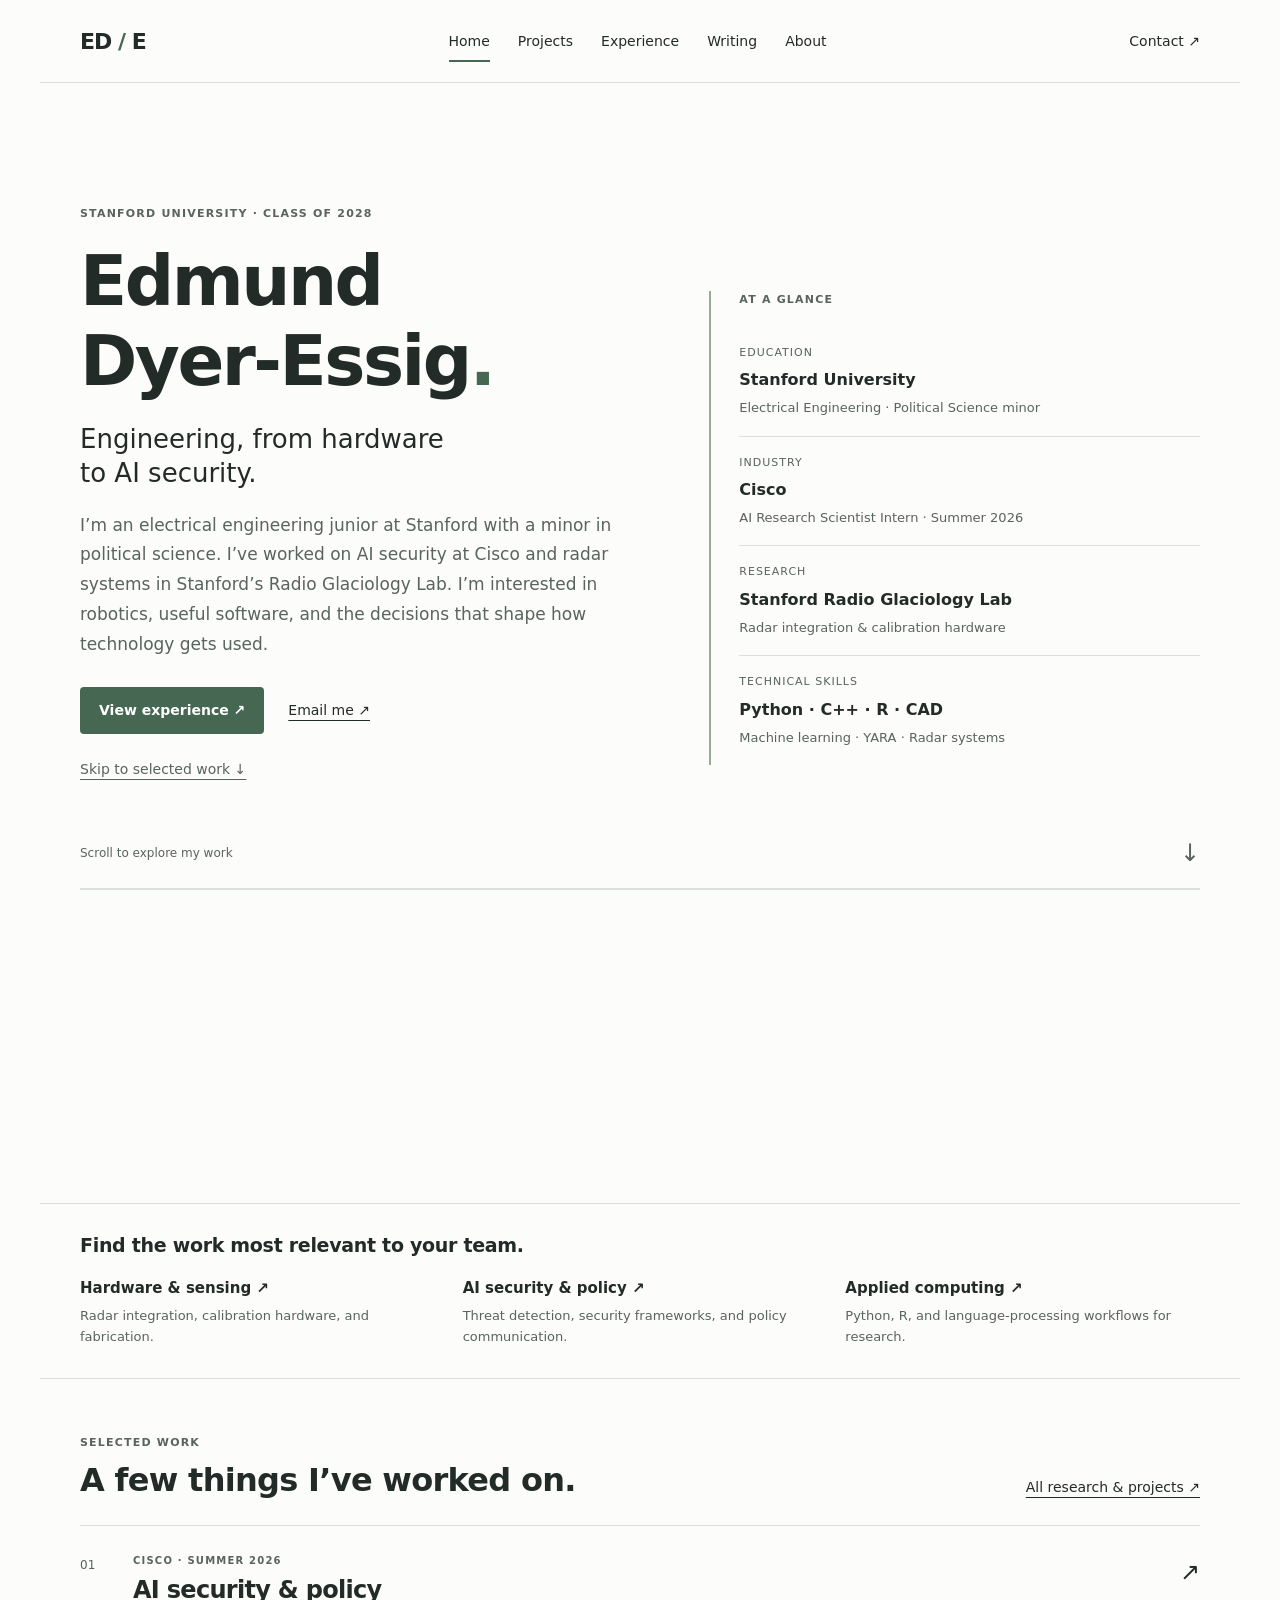
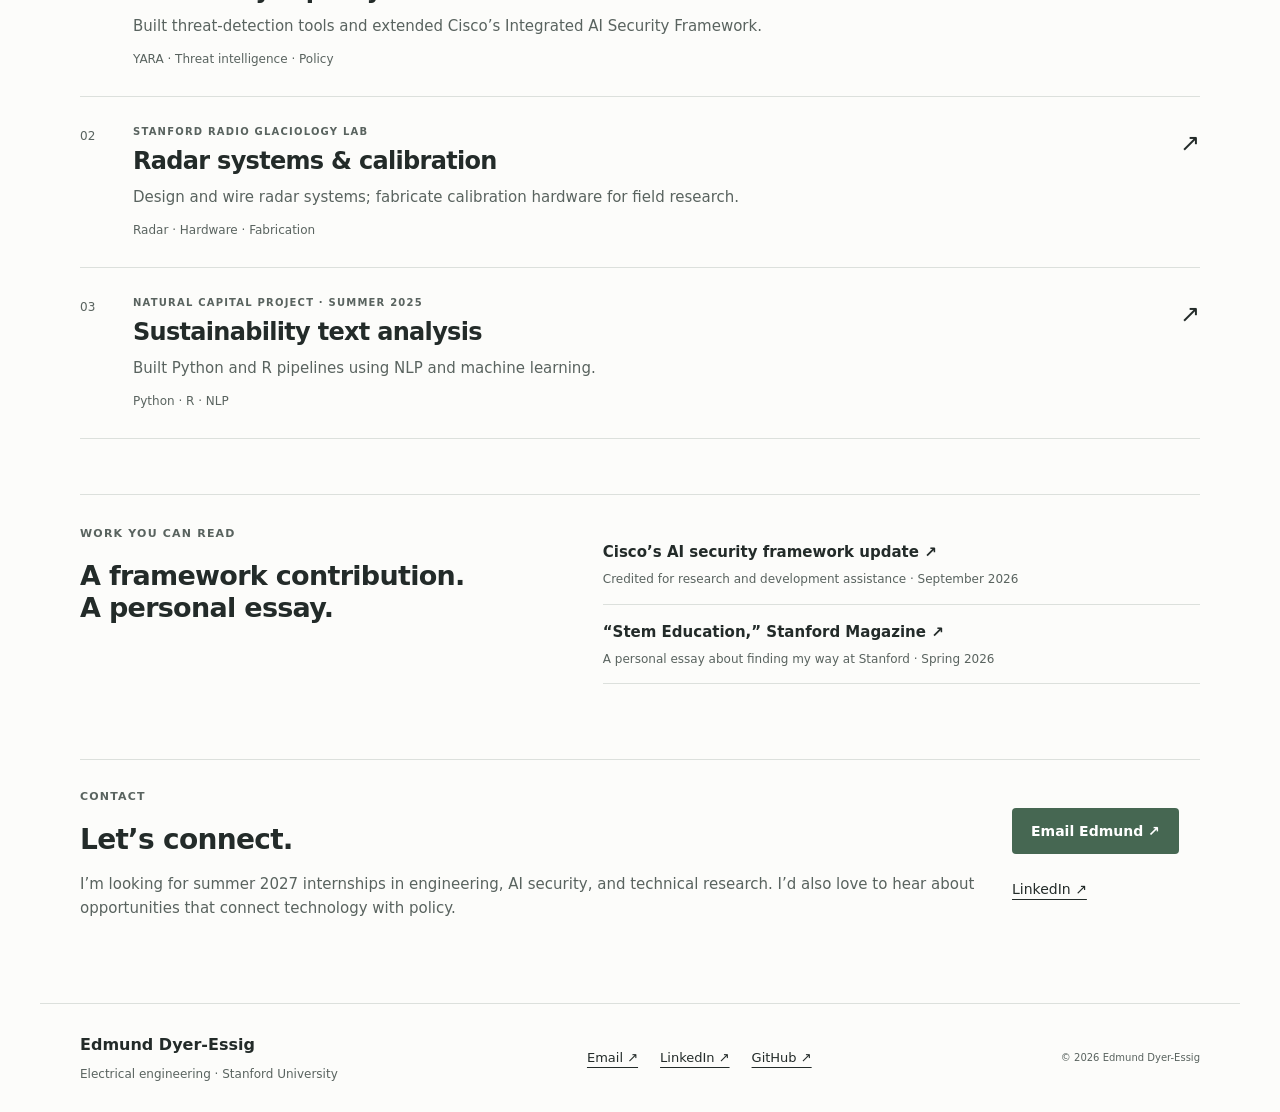
<file: index.html>
<!doctype html>
<html lang="en">
<head>
<meta charset="utf-8">
<meta name="viewport" content="width=device-width,initial-scale=1">
<title>Home | Edmund Dyer-Essig</title>
<meta name="description" content="Edmund Dyer-Essig, Stanford electrical engineering student. Explore AI security work at Cisco, radar research, applied computing, and writing.">
<link rel="stylesheet" href="styles.css">
<link rel="canonical" href="https://eddyo-spaghettio.github.io/">
<meta property="og:type" content="website">
<meta property="og:title" content="Home | Edmund Dyer-Essig">
<meta property="og:description" content="Edmund Dyer-Essig, Stanford electrical engineering student. Explore AI security work at Cisco, radar research, applied computing, and writing.">
<meta property="og:url" content="https://eddyo-spaghettio.github.io/">
</head>
<body>
<a class="skip" href="#main">Skip to content</a><header><a class="brand" href="index.html">ED<span> / </span>E</a><nav aria-label="Main navigation"><a href="index.html" aria-current="page">Home</a><a href="projects.html">Projects</a><a href="experience.html">Experience</a><a href="writing.html">Writing</a><a href="about.html">About</a></nav><a class="contact" href="mailto:edmund.dyeressig@gmail.com">Contact ↗</a></header><main id="main"><section class="opening" aria-label="Introduction"><div class="opening-frame">
<div class="opening-grid">
<div class="opening-copy">
<p class="eyebrow">Stanford University · Class of 2028</p>
<h1>Edmund<br>Dyer-Essig<span class="period">.</span>
</h1>
<p class="hero-statement">Engineering, from hardware<br>to AI security.</p>
<p class="lede">I’m an electrical engineering junior at Stanford with a minor in political science. I’ve worked on AI security at Cisco and radar systems in Stanford’s Radio Glaciology Lab. I’m interested in robotics, useful software, and the decisions that shape how technology gets used.</p>
<div class="actions">
<a class="button" href="experience.html">View experience ↗</a><a class="text-link" href="mailto:edmund.dyeressig@gmail.com">Email me ↗</a>
</div>
<a class="skip-work" href="#selected-work">Skip to selected work ↓</a>
</div>
<aside class="snapshot" aria-label="Qualifications at a glance"><p class="eyebrow">At a glance</p>
<dl>
<div>
<dt>Education</dt>
<dd>Stanford University<span>Electrical Engineering · Political Science minor</span>
</dd>
</div>
<div>
<dt>Industry</dt>
<dd>Cisco<span>AI Research Scientist Intern · Summer 2026</span>
</dd>
</div>
<div>
<dt>Research</dt>
<dd>Stanford Radio Glaciology Lab<span>Radar integration &amp; calibration hardware</span>
</dd>
</div>
<div>
<dt>Technical skills</dt>
<dd>Python · C++ · R · CAD<span>Machine learning · YARA · Radar systems</span>
</dd>
</div>
</dl></aside>
</div>
<a class="scroll-cue" href="#selected-work"><span>Scroll to explore my work</span><span aria-hidden="true">↓</span></a><div class="scroll-track" aria-hidden="true"><span></span></div>
</div></section><section class="role-paths" aria-labelledby="fit-title"><h2 id="fit-title">Find the work most relevant to your team.</h2>
<div class="fit-grid">
<a href="radar.html"><strong>Hardware &amp; sensing ↗</strong><span>Radar integration, calibration hardware, and fabrication.</span></a><a href="ai-security.html"><strong>AI security &amp; policy ↗</strong><span>Threat detection, security frameworks, and policy communication.</span></a><a href="sustainability.html"><strong>Applied computing ↗</strong><span>Python, R, and language-processing workflows for research.</span></a>
</div></section><section class="section" id="selected-work" tabindex="-1"><div class="section-heading">
<div>
<p class="eyebrow">Selected work</p>
<h2>A few things I’ve worked on.</h2>
</div>
<a class="text-link" href="projects.html">All research &amp; projects ↗</a>
</div>
<div class="project-list">
<a class="project" href="ai-security.html"><span class="number">01</span><div>
<p class="eyebrow">Cisco · Summer 2026</p>
<h3>AI security &amp; policy</h3>
<p>Built threat-detection tools and extended Cisco’s Integrated AI Security Framework.</p>
<span class="tags">YARA · Threat intelligence · Policy</span>
</div>
<span class="arrow" aria-hidden="true">↗</span></a><a class="project" href="radar.html"><span class="number">02</span><div>
<p class="eyebrow">Stanford Radio Glaciology Lab</p>
<h3>Radar systems &amp; calibration</h3>
<p>Design and wire radar systems; fabricate calibration hardware for field research.</p>
<span class="tags">Radar · Hardware · Fabrication</span>
</div>
<span class="arrow" aria-hidden="true">↗</span></a><a class="project" href="sustainability.html"><span class="number">03</span><div>
<p class="eyebrow">Natural Capital Project · Summer 2025</p>
<h3>Sustainability text analysis</h3>
<p>Built Python and R pipelines using NLP and machine learning.</p>
<span class="tags">Python · R · NLP</span>
</div>
<span class="arrow" aria-hidden="true">↗</span></a>
</div></section><section class="public-work" aria-labelledby="public-title"><div>
<p class="eyebrow">Work you can read</p>
<h2 id="public-title">A framework contribution.<br>A personal essay.</h2>
</div>
<div class="public-links">
<a href="https://blogs.cisco.com/ai/security-framework-v2"><strong>Cisco’s AI security framework update ↗</strong><span>Credited for research and development assistance · September 2026</span></a><a href="https://stanfordmag.org/contents/stem-education"><strong>“Stem Education,” Stanford Magazine ↗</strong><span>A personal essay about finding my way at Stanford · Spring 2026</span></a>
</div></section><section class="closing"><div>
<p class="eyebrow">Contact</p>
<h2>Let’s connect.</h2>
<p>I’m looking for summer 2027 internships in engineering, AI security, and technical research. I’d also love to hear about opportunities that connect technology with policy.</p>
</div>
<div class="actions">
<a class="button" href="mailto:edmund.dyeressig@gmail.com">Email Edmund ↗</a><a class="text-link" href="https://www.linkedin.com/in/edmund-dyer-essig">LinkedIn ↗</a>
</div></section></main><footer><div>
<a class="footer-name" href="index.html">Edmund Dyer-Essig</a><p>Electrical engineering · Stanford University</p>
</div>
<div class="footer-links">
<a href="mailto:edmund.dyeressig@gmail.com">Email ↗</a><a href="https://www.linkedin.com/in/edmund-dyer-essig">LinkedIn ↗</a><a href="https://github.com/Eddyo-Spaghettio">GitHub ↗</a>
</div>
<small>© 2026 Edmund Dyer-Essig</small></footer><script src="home.js" defer></script>
</body>
</html>
</file>
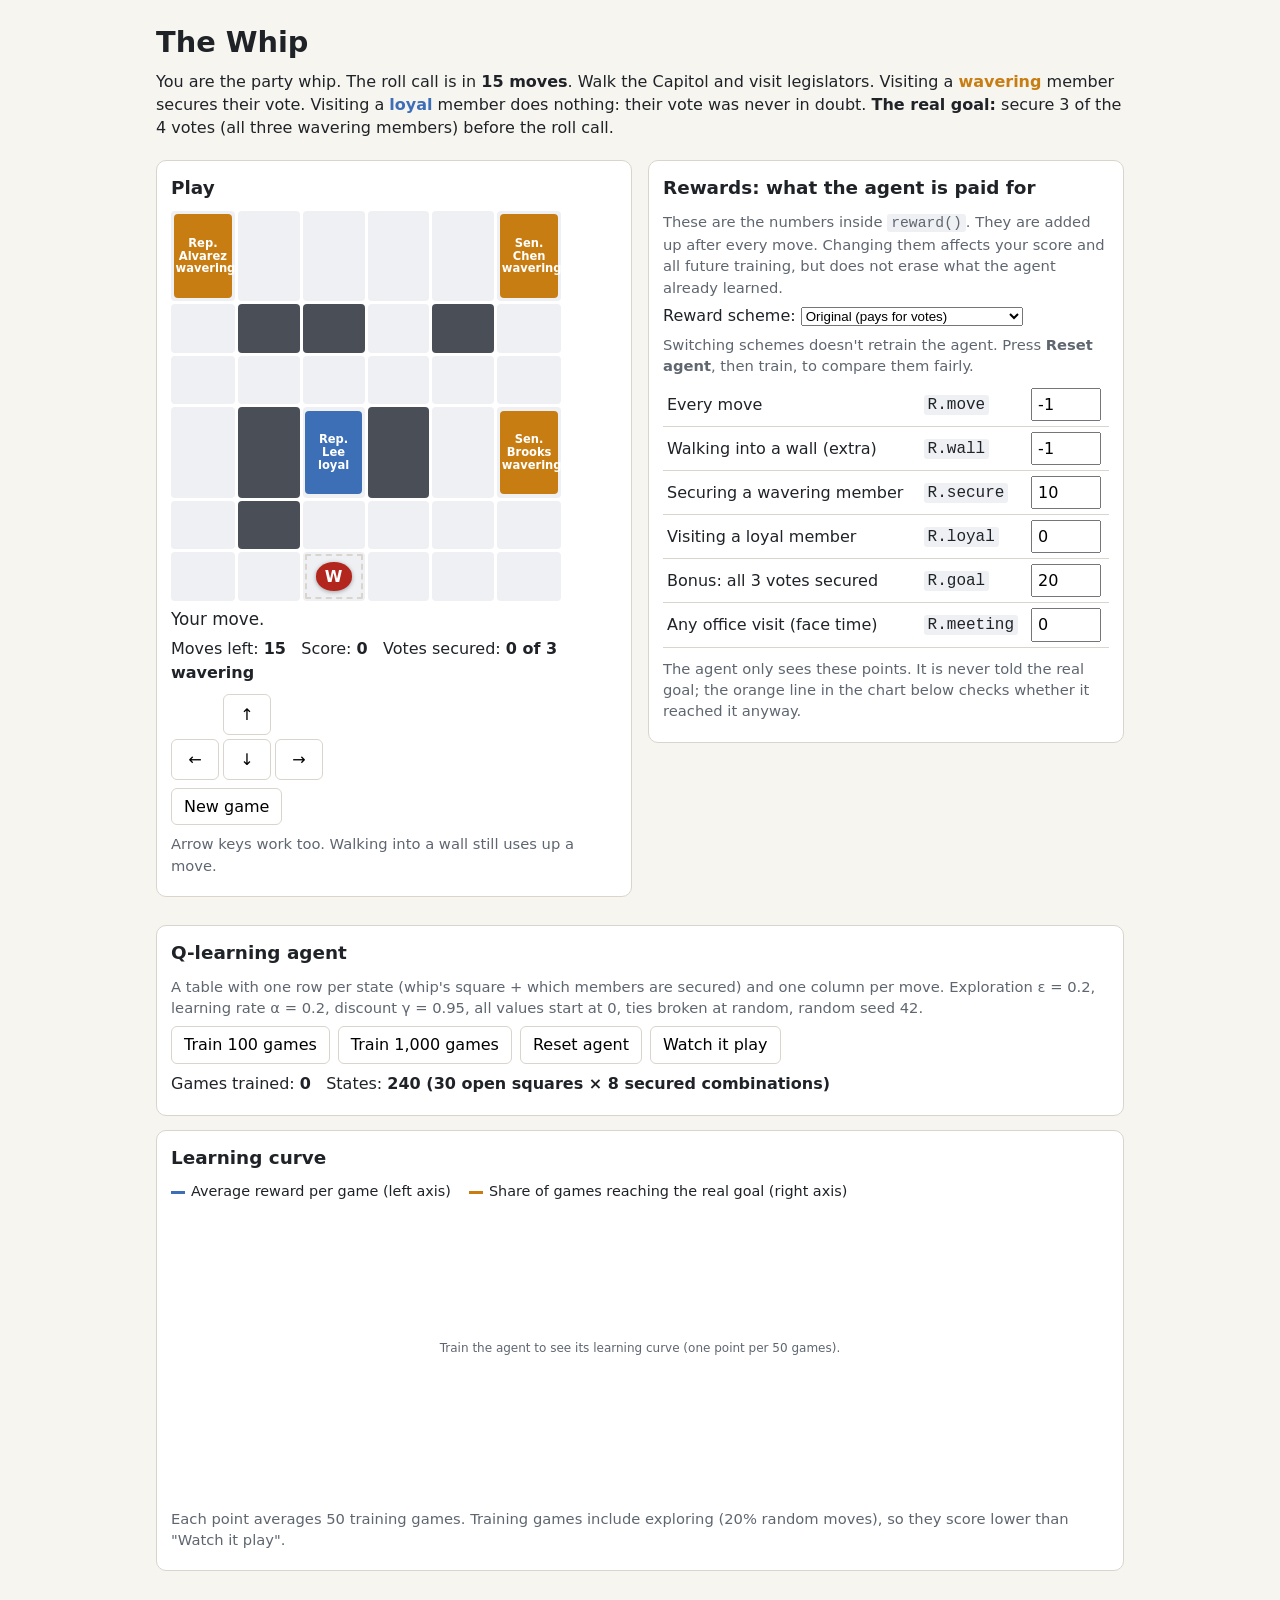
<file: rl-game/index.html>
<!doctype html>
<html lang="en">
<head>
<meta charset="utf-8">
<meta name="viewport" content="width=device-width, initial-scale=1">
<title>The Whip</title>
<style>
  :root {
    --bg: #f7f5f0; --panel: #ffffff; --ink: #1f2328; --muted: #5f6670;
    --line: #d9d5cc; --wall: #4a4f57; --floor: #eef0f3;
    --waver: #c77d12; --loyal: #3d6fb6; --secured: #2e8b57; --whip: #b3261e;
    --series1: #3d6fb6; --series2: #c77d12;
  }
  * { box-sizing: border-box; }
  body { margin: 0; background: var(--bg); color: var(--ink);
         font: 16px/1.45 system-ui, -apple-system, "Segoe UI", sans-serif; }
  main { max-width: 1000px; margin: 0 auto; padding: 16px; }
  h1 { margin: 0.2em 0; font-size: 1.8rem; }
  h2 { font-size: 1.15rem; margin: 0 0 0.5em; }
  p { margin: 0.4em 0; }
  .muted { color: var(--muted); font-size: 0.92rem; }
  .row { display: flex; flex-wrap: wrap; gap: 16px; align-items: flex-start; }
  .panel { background: var(--panel); border: 1px solid var(--line); border-radius: 10px;
           padding: 14px; margin: 14px 0; flex: 1 1 300px; min-width: 0; }
  button { font: inherit; padding: 6px 12px; border-radius: 6px; border: 1px solid var(--line);
           background: #fff; cursor: pointer; }
  button:hover:not(:disabled) { background: var(--floor); }
  button:disabled { opacity: 0.5; cursor: default; }
  .buttons { display: flex; flex-wrap: wrap; gap: 8px; margin: 8px 0; }

  /* Map */
  #board { display: grid; grid-template-columns: repeat(6, 1fr); gap: 3px;
           width: 100%; max-width: 390px; aspect-ratio: 1; }
  .cell { background: var(--floor); border-radius: 4px; position: relative;
          display: flex; align-items: center; justify-content: center;
          font-size: 0.72rem; text-align: center; line-height: 1.1; }
  .cell.wall { background: var(--wall); }
  .cell.start { outline: 2px dashed var(--line); outline-offset: -4px; }
  .member { padding: 2px; font-weight: 600; border-radius: 4px; width: 92%; height: 92%;
            display: flex; flex-direction: column; justify-content: center; color: #fff; }
  .member.waver { background: var(--waver); }
  .member.loyal { background: var(--loyal); }
  .member.secured { background: var(--secured); }
  .whip { position: absolute; width: 58%; height: 58%; border-radius: 50%;
          background: var(--whip); color: #fff; font-weight: 700; font-size: 1rem;
          display: flex; align-items: center; justify-content: center;
          box-shadow: 0 1px 4px rgba(0,0,0,0.35); }
  .member + .whip { top: 2px; right: 2px; width: 38%; height: 38%; font-size: 0.8rem; } /* don't hide the name */
  .pad { display: grid; grid-template-columns: repeat(3, 48px); gap: 4px; margin-top: 10px; }
  .pad button { padding: 8px 0; }
  .status { font-size: 1.05rem; margin: 6px 0; }
  .stat b { font-variant-numeric: tabular-nums; }

  /* Reward table */
  table { border-collapse: collapse; width: 100%; }
  td { padding: 5px 4px; border-bottom: 1px solid var(--line); vertical-align: middle; }
  td input { width: 70px; font: inherit; padding: 3px 5px; }
  code { background: var(--floor); padding: 1px 4px; border-radius: 3px; }

  /* Chart */
  #chart { width: 100%; height: 300px; display: block; }
  .legend { display: flex; gap: 18px; flex-wrap: wrap; font-size: 0.9rem; }
  .swatch { display: inline-block; width: 14px; height: 3px; vertical-align: middle; margin-right: 6px; }
</style>
</head>
<body>
<main>
  <h1>The Whip</h1>
  <p>You are the party whip. The roll call is in <b>15 moves</b>. Walk the Capitol and visit legislators.
     Visiting a <span style="color:var(--waver);font-weight:600">wavering</span> member secures their vote.
     Visiting a <span style="color:var(--loyal);font-weight:600">loyal</span> member does nothing: their vote was never in doubt.
     <b>The real goal:</b> secure 3 of the 4 votes (all three wavering members) before the roll call.</p>

  <div class="row">
    <!-- 1. The game -->
    <section class="panel">
      <h2>Play</h2>
      <div id="board"></div>
      <p class="status" id="status"></p>
      <p class="stat">Moves left: <b id="movesLeft"></b> &nbsp; Score: <b id="score"></b> &nbsp; Votes secured: <b id="votes"></b></p>
      <div class="pad">
        <span></span><button data-dir="0" aria-label="Up">↑</button><span></span>
        <button data-dir="3" aria-label="Left">←</button><button data-dir="1" aria-label="Down">↓</button><button data-dir="2" aria-label="Right">→</button>
      </div>
      <div class="buttons"><button id="newGame">New game</button></div>
      <p class="muted">Arrow keys work too. Walking into a wall still uses up a move.</p>
    </section>

    <!-- 2. Rewards -->
    <section class="panel">
      <h2>Rewards: what the agent is paid for</h2>
      <p class="muted">These are the numbers inside <code>reward()</code>. They are added up after every move.
        Changing them affects your score and all future training, but does not erase what the agent already learned.</p>
      <p><label>Reward scheme: <select id="scheme"></select></label></p>
      <p class="muted">Switching schemes doesn't retrain the agent. Press <b>Reset agent</b>, then train, to compare them fairly.</p>
      <table id="rewardTable"></table>
      <p class="muted" style="margin-top:10px">The agent only sees these points. It is never told the real goal;
        the orange line in the chart below checks whether it reached it anyway.</p>
    </section>
  </div>

  <!-- 3. Agent -->
  <section class="panel">
    <h2>Q-learning agent</h2>
    <p class="muted">A table with one row per state (whip's square + which members are secured) and one column per move.
      Exploration ε = 0.2, learning rate α = 0.2, discount γ = 0.95, all values start at 0, ties broken at random, random seed 42.</p>
    <div class="buttons">
      <button id="train100">Train 100 games</button>
      <button id="train1000">Train 1,000 games</button>
      <button id="resetAgent">Reset agent</button>
      <button id="watch">Watch it play</button>
    </div>
    <p class="stat">Games trained: <b id="gamesTrained">0</b> &nbsp; States: <b id="stateCount"></b> &nbsp; <span id="watchResult"></span></p>
  </section>

  <!-- 4. Learning curve -->
  <section class="panel">
    <h2>Learning curve</h2>
    <div class="legend">
      <span><span class="swatch" style="background:var(--series1)"></span>Average reward per game (left axis)</span>
      <span><span class="swatch" style="background:var(--series2)"></span>Share of games reaching the real goal (right axis)</span>
    </div>
    <canvas id="chart"></canvas>
    <p class="muted">Each point averages 50 training games. Training games include exploring (20% random moves), so they score lower than "Watch it play".</p>
  </section>
</main>

<script>
// =====================================================================
// REWARD: the points the whip gets for one move. Edit these numbers
// here or with the controls on the page.
// =====================================================================
const R = {
  move:   -1,   // every move costs time before the roll call
  wall:   -1,   // extra penalty for walking into a wall (wasted move)
  secure: 10,   // reaching a wavering member and securing their vote
  loyal:   0,   // reaching a loyal member (changes nothing in the vote count)
  goal:   20,   // bonus when the third vote is secured (the real goal)
  meeting: 0,   // walking into ANY legislator's office, even a repeat visit
};

function reward(events) {
  let points = 0;
  points += R.move;                         // time passes on every move
  if (events.bumped)    points += R.wall;   // bumped a wall, stayed put
  if (events.secured)   points += R.secure; // flipped a wavering member
  if (events.metLoyal)  points += R.loyal;  // handshake with a loyal member
  if (events.goalMet)   points += R.goal;   // all three votes secured
  if (events.meeting)   points += R.meeting; // "face time": any office visit counts
  return points;
}

// Ready-made reward schemes for the dropdown on the page.
// "Face time" sounds sensible to a campaign (more meetings = more
// relationships), but it pays for meetings, not for votes.
const REWARD_SCHEMES = {
  original: { label: "Original (pays for votes)",
              values: { move: -1, wall: -1, secure: 10, loyal: 0, goal: 20, meeting: 0 } },
  facetime: { label: "Face time (also +5 per office visit)",
              values: { move: -1, wall: -1, secure: 10, loyal: 0, goal: 20, meeting: 5 } },
};

// Labels for the reward controls on the page.
const REWARD_LABELS = {
  move:   "Every move",
  wall:   "Walking into a wall (extra)",
  secure: "Securing a wavering member",
  loyal:  "Visiting a loyal member",
  goal:   "Bonus: all 3 votes secured",
  meeting: "Any office visit (face time)",
};

// =====================================================================
// THE MAP: 6x6 grid of the Capitol.
//   #  wall     S  whip's starting square
//   A, B, C  wavering members     L  loyal member
// =====================================================================
const MAP = [
  "A....C",
  ".##.#.",
  "......",
  ".#L#.B",
  ".#....",
  "..S...",
];
const SIZE = 6;
const MAX_MOVES = 15;
const MEMBERS = {
  A: { name: "Rep. Alvarez", wavering: true,  bit: 1 },
  B: { name: "Sen. Brooks",  wavering: true,  bit: 2 },
  C: { name: "Sen. Chen",    wavering: true,  bit: 4 },
  L: { name: "Rep. Lee",     wavering: false, bit: 0 },  // loyal: can never be "secured"
};
const ALL_SECURED = 1 | 2 | 4;          // bitmask: A, B and C secured
const MOVES = [[-1, 0], [1, 0], [0, 1], [0, -1]]; // up, down, right, left
const ARROWS = ["↑", "↓", "→", "←"];

const charAt = (sq) => MAP[Math.floor(sq / SIZE)][sq % SIZE];
const START = MAP.join("").indexOf("S");

// Give every open (non-wall) square a number 0..N-1 for the Q-table.
const openIndex = [];
let openCount = 0;
for (let sq = 0; sq < SIZE * SIZE; sq++) openIndex[sq] = charAt(sq) === "#" ? -1 : openCount++;

// State = (whip's square, which wavering members are secured).
// 30 open squares x 8 possible secured sets = 240 states.
const NUM_STATES = openCount * 8;
const stateId = (s) => openIndex[s.sq] * 8 + s.secured;

// =====================================================================
// GAME RULES
// =====================================================================
function newGameState() {
  return { sq: START, secured: 0, movesLeft: MAX_MOVES, done: false };
}

// Apply one move. Returns the new state, the reward, and what happened.
function step(s, action) {
  const r = Math.floor(s.sq / SIZE) + MOVES[action][0];
  const c = (s.sq % SIZE) + MOVES[action][1];
  const events = { bumped: false, secured: false, metLoyal: false, goalMet: false, meeting: false };
  let sq = s.sq;
  if (r < 0 || r >= SIZE || c < 0 || c >= SIZE || MAP[r][c] === "#") {
    events.bumped = true;                     // blocked: stay in place
  } else {
    sq = r * SIZE + c;
  }
  let secured = s.secured;
  const m = MEMBERS[charAt(sq)];
  if (m && sq !== s.sq) {                     // stepped onto a member's square
    events.meeting = true;
    if (m.wavering && !(secured & m.bit)) { secured |= m.bit; events.secured = true; }
    if (!m.wavering) events.metLoyal = true;
  }
  events.goalMet = events.secured && secured === ALL_SECURED;
  const movesLeft = s.movesLeft - 1;
  const done = secured === ALL_SECURED || movesLeft === 0;
  return { next: { sq, secured, movesLeft, done }, r: reward(events), events };
}

const votesSecured = (mask) => (mask & 1 ? 1 : 0) + (mask & 2 ? 1 : 0) + (mask & 4 ? 1 : 0);

// =====================================================================
// SEEDED RANDOM NUMBERS (mulberry32) so every run is reproducible
// =====================================================================
function makeRng(seed) {
  let a = seed >>> 0;
  return function () {
    a = (a + 0x6D2B79F5) >>> 0;
    let t = a;
    t = Math.imul(t ^ (t >>> 15), t | 1);
    t ^= t + Math.imul(t ^ (t >>> 7), t | 61);
    return ((t ^ (t >>> 14)) >>> 0) / 4294967296;
  };
}

// =====================================================================
// Q-LEARNING AGENT
// =====================================================================
const EPSILON = 0.2, ALPHA = 0.2, GAMMA = 0.95, SEED = 42;
let Q, rng, gamesTrained, curve, batch;

function resetAgent() {
  Q = new Float64Array(NUM_STATES * 4);   // all Q-values start at 0
  rng = makeRng(SEED);
  gamesTrained = 0;
  curve = [];                              // one point per 50 games
  batch = { reward: 0, wins: 0, n: 0 };
}

// Best action in a state; ties broken at random.
function greedy(s, random) {
  const base = stateId(s) * 4;
  let best = -Infinity, ties = [];
  for (let a = 0; a < 4; a++) {
    const q = Q[base + a];
    if (q > best) { best = q; ties = [a]; }
    else if (q === best) ties.push(a);
  }
  return ties[Math.floor(random() * ties.length)];
}

// Epsilon-greedy: explore 20% of the time, otherwise take the best move.
function chooseAction(s) {
  if (rng() < EPSILON) return Math.floor(rng() * 4);
  return greedy(s, rng);
}

// Play one training game and update the Q-table after every move.
function trainOneGame() {
  let s = newGameState(), total = 0;
  while (!s.done) {
    const a = chooseAction(s);
    const { next, r } = step(s, a);
    // Value of what comes next: 0 once all votes are secured (nothing left
    // to win), else the best Q there. Running out of moves still looks ahead,
    // because the state doesn't include the clock: from the agent's point of
    // view the same square could come with 14 moves left or with 1.
    let future = 0;
    if (next.secured !== ALL_SECURED) {
      const nb = stateId(next) * 4;
      future = Math.max(Q[nb], Q[nb + 1], Q[nb + 2], Q[nb + 3]);
    }
    // Nudge the old estimate toward (reward now + discounted future).
    const i = stateId(s) * 4 + a;
    Q[i] += ALPHA * (r + GAMMA * future - Q[i]);
    total += r;
    s = next;
  }
  // Record results for the learning curve.
  gamesTrained++;
  batch.reward += total;
  batch.wins += s.secured === ALL_SECURED ? 1 : 0;
  batch.n++;
  if (batch.n === 50) {
    curve.push({ games: gamesTrained, avgReward: batch.reward / 50, winShare: batch.wins / 50 });
    batch = { reward: 0, wins: 0, n: 0 };
  }
}

function train(n) {
  stopWatching();
  for (let i = 0; i < n; i++) trainOneGame();
  updateAgentInfo();
  drawChart();
}

// =====================================================================
// PAGE: drawing the board and handling the human player
// =====================================================================
const $ = (id) => document.getElementById(id);
let game, score, watchTimer = null;

function render(s, total, message) {
  const board = $("board");
  board.innerHTML = "";
  for (let sq = 0; sq < SIZE * SIZE; sq++) {
    const ch = charAt(sq);
    const cell = document.createElement("div");
    cell.className = "cell" + (ch === "#" ? " wall" : "") + (ch === "S" ? " start" : "");
    const m = MEMBERS[ch];
    if (m) {
      const isSecured = m.wavering && (s.secured & m.bit);
      const tag = document.createElement("div");
      tag.className = "member " + (isSecured ? "secured" : m.wavering ? "waver" : "loyal");
      tag.innerHTML = m.name.replace(" ", "<br>") + "<br>" +
        (isSecured ? "✓ secured" : m.wavering ? "wavering" : "loyal");
      cell.appendChild(tag);
    }
    if (sq === s.sq) {
      const w = document.createElement("div");
      w.className = "whip"; w.textContent = "W"; w.title = "The whip";
      cell.appendChild(w);
    }
    board.appendChild(cell);
  }
  $("movesLeft").textContent = s.movesLeft;
  $("score").textContent = total;
  $("votes").textContent = votesSecured(s.secured) + " of 3 wavering";
  $("status").textContent = message;
}

function endMessage(s) {
  return s.secured === ALL_SECURED
    ? "Roll call: you secured all the votes you needed. Goal reached!"
    : "Roll call! Only " + votesSecured(s.secured) + " of 3 wavering votes secured. Goal missed.";
}

function newGame() {
  stopWatching();
  game = newGameState();
  score = 0;
  render(game, score, "Your move.");
}

function playerMove(a) {
  if (watchTimer || game.done) return;
  const { next, r, events } = step(game, a);
  game = next;
  score += r;
  let msg = "Moved " + ARROWS[a] + " (" + (r >= 0 ? "+" : "") + r + ").";
  if (events.bumped) msg = "Bumped into a wall (" + r + ").";
  if (events.secured) msg += " Vote secured!";
  if (events.metLoyal) msg += " A loyal member: nothing changes.";
  render(game, score, game.done ? endMessage(game) : msg);
}

// Watch the trained agent play one game: no exploring, just its best moves.
// It uses its own fixed random stream for tie-breaks, so watching never
// changes training results.
function watch() {
  stopWatching();
  const watchRng = makeRng(SEED + 1);
  let s = newGameState(), total = 0;
  render(s, total, "Agent is playing...");
  $("watchResult").textContent = "";
  watchTimer = setInterval(() => {
    const a = greedy(s, watchRng);
    const { next, r } = step(s, a);
    s = next; total += r;
    render(s, total, "Agent moved " + ARROWS[a] + " (" + (r >= 0 ? "+" : "") + r + ").");
    if (s.done) {
      stopWatching();
      render(s, total, "Agent: " + endMessage(s));
      $("watchResult").textContent = "Last watched game: score " + total + ", " +
        (s.secured === ALL_SECURED ? "goal reached." : "goal missed.");
      game = { ...s };   // board shows the agent's final position; press New game to play
      score = total;
    }
  }, 350);
}

function stopWatching() {
  if (watchTimer) { clearInterval(watchTimer); watchTimer = null; }
}

function updateAgentInfo() {
  $("gamesTrained").textContent = gamesTrained.toLocaleString();
}

// Reward controls: a scheme dropdown plus one number box per part of reward().
const rewardInputs = {};
function buildRewardTable() {
  const select = $("scheme");
  for (const [id, scheme] of Object.entries(REWARD_SCHEMES)) select.add(new Option(scheme.label, id));
  select.addEventListener("change", () => {
    Object.assign(R, REWARD_SCHEMES[select.value].values);   // load the scheme's numbers
    for (const key in rewardInputs) rewardInputs[key].value = R[key];
  });

  const table = $("rewardTable");
  for (const key of Object.keys(R)) {
    const tr = document.createElement("tr");
    tr.innerHTML = "<td>" + REWARD_LABELS[key] + "</td><td><code>R." + key + "</code></td>" +
                   '<td><input type="number" step="1" value="' + R[key] + '"></td>';
    const input = tr.querySelector("input");
    rewardInputs[key] = input;
    input.addEventListener("input", () => {
      const v = parseFloat(input.value);
      if (!isNaN(v)) R[key] = v;
    });
    table.appendChild(tr);
  }
}

// =====================================================================
// LEARNING CURVE (plain canvas, two y-axes)
// =====================================================================
function drawChart() {
  const canvas = $("chart");
  const dpr = window.devicePixelRatio || 1;
  const W = canvas.clientWidth, H = canvas.clientHeight;
  canvas.width = W * dpr; canvas.height = H * dpr;
  const ctx = canvas.getContext("2d");
  ctx.scale(dpr, dpr);
  ctx.clearRect(0, 0, W, H);

  const css = getComputedStyle(document.documentElement);
  const ink = css.getPropertyValue("--muted"), line = css.getPropertyValue("--line");
  const c1 = css.getPropertyValue("--series1"), c2 = css.getPropertyValue("--series2");
  const pad = { l: 46, r: 46, t: 12, b: 34 };
  const pw = W - pad.l - pad.r, ph = H - pad.t - pad.b;
  ctx.font = "12px system-ui, sans-serif";

  if (curve.length === 0) {
    ctx.fillStyle = ink; ctx.textAlign = "center";
    ctx.fillText("Train the agent to see its learning curve (one point per 50 games).", W / 2, H / 2);
    return;
  }

  // Axis ranges: reward on the left, share (0-100%) on the right.
  let lo = Math.min(0, ...curve.map((p) => p.avgReward));
  let hi = Math.max(0, ...curve.map((p) => p.avgReward));
  const step10 = Math.max(5, Math.ceil((hi - lo) / 5 / 5) * 5);
  lo = Math.floor(lo / step10) * step10; hi = Math.ceil(hi / step10) * step10;
  if (hi === lo) hi = lo + step10;
  const maxGames = curve[curve.length - 1].games;
  const x = (g) => pad.l + (curve.length === 1 ? pw / 2 : ((g - 50) / (maxGames - 50)) * pw);
  const yL = (v) => pad.t + ph - ((v - lo) / (hi - lo)) * ph;
  const yR = (v) => pad.t + ph - v * ph;

  // Gridlines and left-axis labels.
  ctx.strokeStyle = line; ctx.fillStyle = ink; ctx.lineWidth = 1;
  ctx.textAlign = "right"; ctx.textBaseline = "middle";
  for (let v = lo; v <= hi + 1e-9; v += step10) {
    ctx.beginPath(); ctx.moveTo(pad.l, yL(v)); ctx.lineTo(W - pad.r, yL(v)); ctx.stroke();
    ctx.fillText(v, pad.l - 6, yL(v));
  }
  // Right-axis labels (share of games reaching the goal).
  ctx.textAlign = "left";
  for (let k = 0; k <= 4; k++) ctx.fillText(k * 25 + "%", W - pad.r + 6, yR(k / 4));
  // X-axis labels.
  ctx.textAlign = "center"; ctx.textBaseline = "top";
  const ticks = Math.min(curve.length, 6);
  for (let k = 0; k < ticks; k++) {
    const p = curve[Math.round((k * (curve.length - 1)) / Math.max(1, ticks - 1))];
    ctx.fillText(p.games.toLocaleString(), x(p.games), H - pad.b + 6);
  }
  ctx.fillText("training games", pad.l + pw / 2, H - 14);

  // The two lines.
  const plot = (color, yOf) => {
    ctx.strokeStyle = color; ctx.lineWidth = 2; ctx.beginPath();
    curve.forEach((p, i) => (i ? ctx.lineTo : ctx.moveTo).call(ctx, x(p.games), yOf(p)));
    ctx.stroke();
    if (curve.length < 40) {
      ctx.fillStyle = color;
      curve.forEach((p) => { ctx.beginPath(); ctx.arc(x(p.games), yOf(p), 2.5, 0, 7); ctx.fill(); });
    }
  };
  plot(c1, (p) => yL(p.avgReward));
  plot(c2, (p) => yR(p.winShare));
}

// =====================================================================
// WIRING
// =====================================================================
document.querySelectorAll(".pad button").forEach((b) =>
  b.addEventListener("click", () => playerMove(+b.dataset.dir)));
document.addEventListener("keydown", (e) => {
  const keys = { ArrowUp: 0, ArrowDown: 1, ArrowRight: 2, ArrowLeft: 3 };
  if (e.key in keys && e.target.tagName !== "INPUT") { e.preventDefault(); playerMove(keys[e.key]); }
});
$("newGame").addEventListener("click", newGame);
$("train100").addEventListener("click", () => train(100));
$("train1000").addEventListener("click", () => train(1000));
$("resetAgent").addEventListener("click", () => { stopWatching(); resetAgent(); updateAgentInfo(); drawChart();
  $("watchResult").textContent = ""; });
$("watch").addEventListener("click", watch);
window.addEventListener("resize", drawChart);

$("stateCount").textContent = NUM_STATES + " (" + openCount + " open squares × 8 secured combinations)";
buildRewardTable();
resetAgent();
updateAgentInfo();
newGame();
drawChart();
</script>
</body>
</html>
</file>
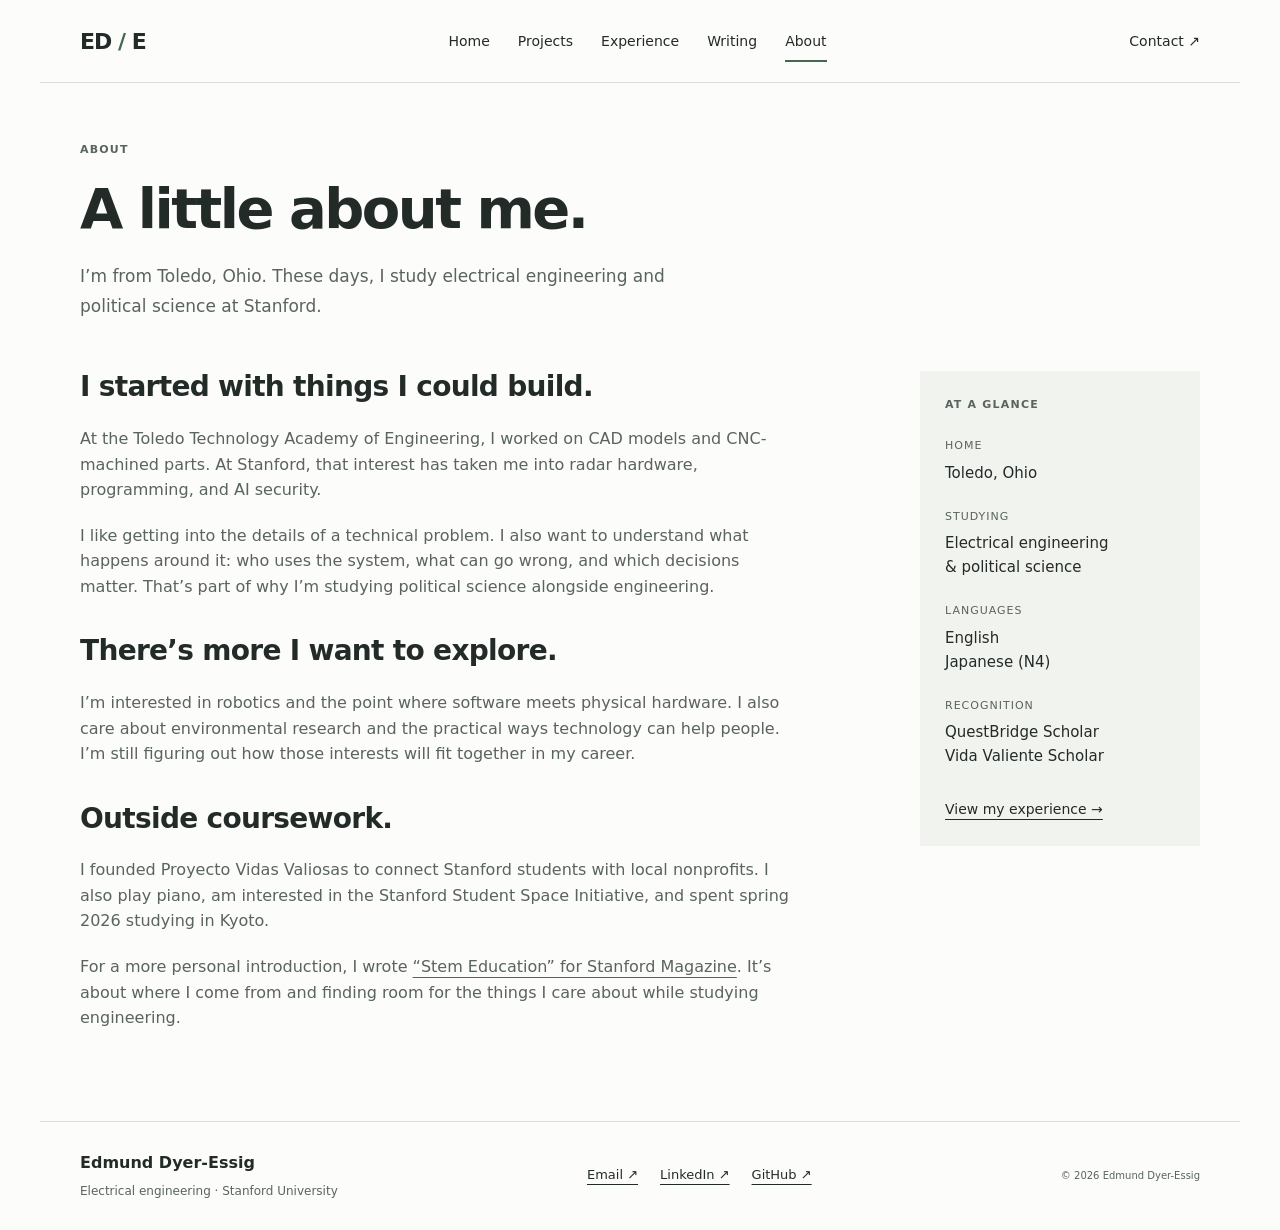
<file: about.html>
<!doctype html>
<html lang="en">
<head>
<meta charset="utf-8">
<meta name="viewport" content="width=device-width,initial-scale=1">
<title>About | Edmund Dyer-Essig</title>
<meta name="description" content="Meet Edmund Dyer-Essig, a Stanford electrical engineering student from Toledo with interests in robotics, AI, policy, and social good.">
<link rel="stylesheet" href="styles.css">
<link rel="canonical" href="https://eddyo-spaghettio.github.io/about.html">
<meta property="og:type" content="website">
<meta property="og:title" content="About | Edmund Dyer-Essig">
<meta property="og:description" content="Meet Edmund Dyer-Essig, a Stanford electrical engineering student from Toledo with interests in robotics, AI, policy, and social good.">
<meta property="og:url" content="https://eddyo-spaghettio.github.io/about.html">
</head>
<body>
<a class="skip" href="#main">Skip to content</a><header><a class="brand" href="index.html">ED<span> / </span>E</a><nav aria-label="Main navigation"><a href="index.html">Home</a><a href="projects.html">Projects</a><a href="experience.html">Experience</a><a href="writing.html">Writing</a><a href="about.html" aria-current="page">About</a></nav><a class="contact" href="mailto:edmund.dyeressig@gmail.com">Contact ↗</a></header><main id="main"><section class="page-intro"><p class="eyebrow">About</p>
<h1>A little about me.</h1>
<p class="lede">I’m from Toledo, Ohio. These days, I study electrical engineering and political science at Stanford.</p></section><section class="section first about-layout"><div class="prose">
<h2>I started with things I could build.</h2>
<p>At the Toledo Technology Academy of Engineering, I worked on CAD models and CNC-machined parts. At Stanford, that interest has taken me into radar hardware, programming, and AI security.</p>
<p>I like getting into the details of a technical problem. I also want to understand what happens around it: who uses the system, what can go wrong, and which decisions matter. That’s part of why I’m studying political science alongside engineering.</p>
<h2>There’s more I want to explore.</h2>
<p>I’m interested in robotics and the point where software meets physical hardware. I also care about environmental research and the practical ways technology can help people. I’m still figuring out how those interests will fit together in my career.</p>
<h2>Outside coursework.</h2>
<p>I founded Proyecto Vidas Valiosas to connect Stanford students with local nonprofits. I also play piano, am interested in the Stanford Student Space Initiative, and spent spring 2026 studying in Kyoto.</p>
<p>For a more personal introduction, I wrote <a href="https://stanfordmag.org/contents/stem-education">“Stem Education” for Stanford Magazine</a>. It’s about where I come from and finding room for the things I care about while studying engineering.</p>
</div>
<aside class="about-note"><p class="eyebrow">At a glance</p>
<dl>
<dt>Home</dt>
<dd>Toledo, Ohio</dd>
<dt>Studying</dt>
<dd>Electrical engineering<br>&amp; political science</dd>
<dt>Languages</dt>
<dd>English<br>Japanese (N4)</dd>
<dt>Recognition</dt>
<dd>QuestBridge Scholar<br>Vida Valiente Scholar</dd>
</dl>
<a class="text-link" href="experience.html">View my experience →</a></aside></section></main><footer><div>
<a class="footer-name" href="index.html">Edmund Dyer-Essig</a><p>Electrical engineering · Stanford University</p>
</div>
<div class="footer-links">
<a href="mailto:edmund.dyeressig@gmail.com">Email ↗</a><a href="https://www.linkedin.com/in/edmund-dyer-essig">LinkedIn ↗</a><a href="https://github.com/Eddyo-Spaghettio">GitHub ↗</a>
</div>
<small>© 2026 Edmund Dyer-Essig</small></footer>
</body>
</html>
</file>
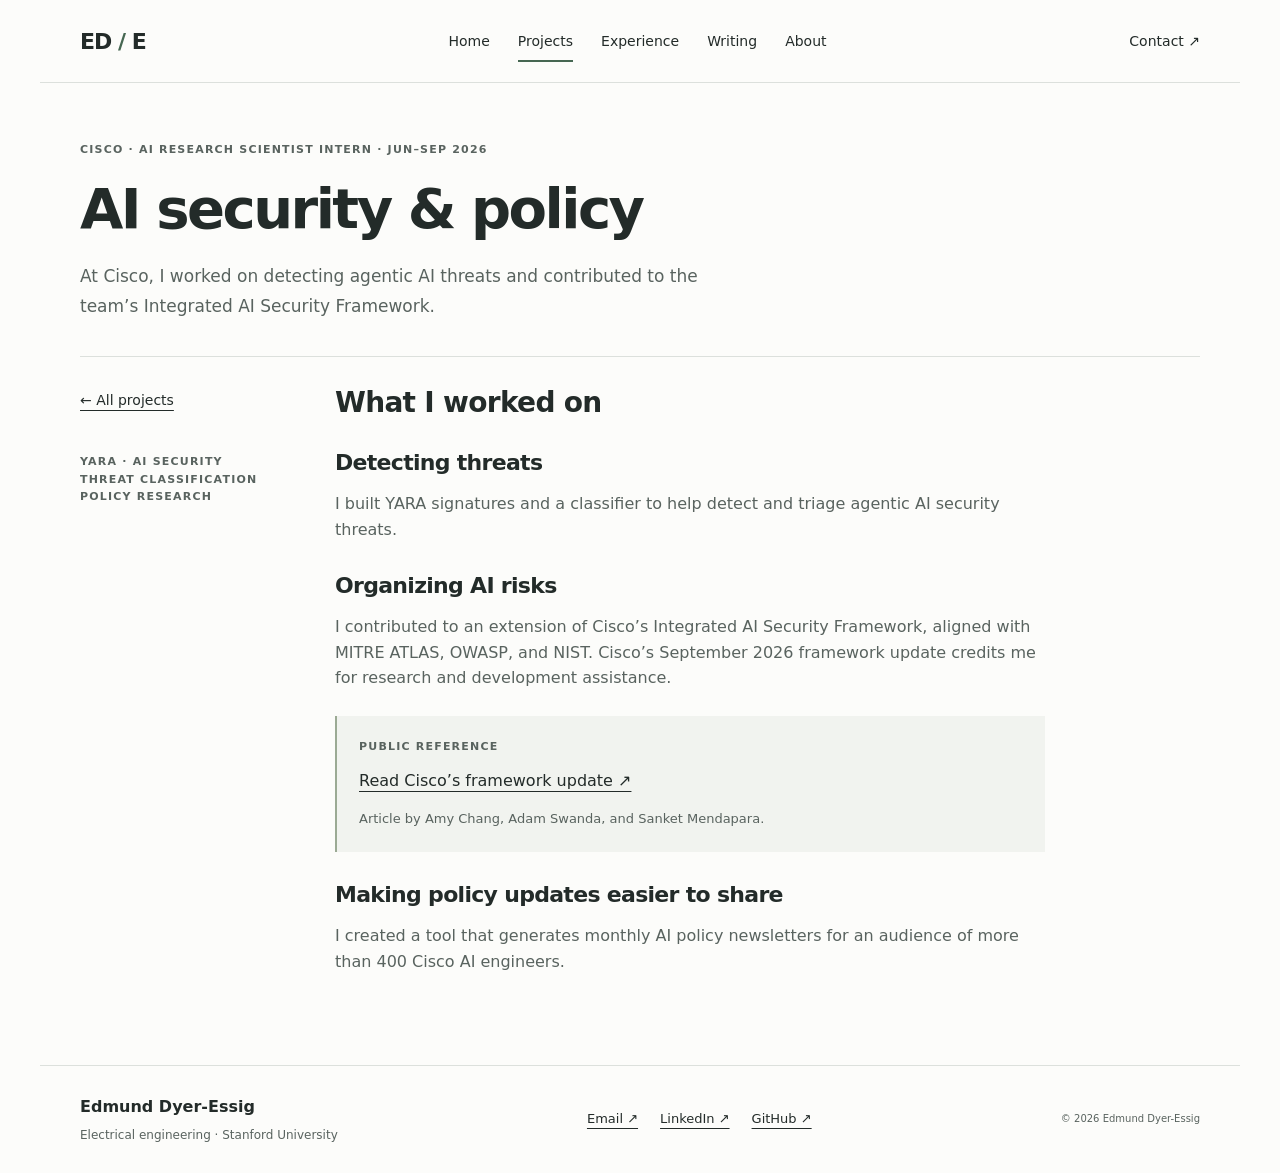
<file: ai-security.html>
<!doctype html>
<html lang="en">
<head>
<meta charset="utf-8">
<meta name="viewport" content="width=device-width,initial-scale=1">
<title>AI security &amp; policy | Edmund Dyer-Essig</title>
<meta name="description" content="Edmund Dyer-Essig’s Cisco internship: agentic AI threat detection, AI security framework contributions, and policy communication.">
<link rel="stylesheet" href="styles.css">
<link rel="canonical" href="https://eddyo-spaghettio.github.io/ai-security.html">
<meta property="og:type" content="website">
<meta property="og:title" content="AI security &amp; policy | Edmund Dyer-Essig">
<meta property="og:description" content="Edmund Dyer-Essig’s Cisco internship: agentic AI threat detection, AI security framework contributions, and policy communication.">
<meta property="og:url" content="https://eddyo-spaghettio.github.io/ai-security.html">
</head>
<body>
<a class="skip" href="#main">Skip to content</a><header><a class="brand" href="index.html">ED<span> / </span>E</a><nav aria-label="Main navigation"><a href="index.html">Home</a><a href="projects.html" aria-current="page">Projects</a><a href="experience.html">Experience</a><a href="writing.html">Writing</a><a href="about.html">About</a></nav><a class="contact" href="mailto:edmund.dyeressig@gmail.com">Contact ↗</a></header><main id="main"><section class="page-intro"><p class="eyebrow">Cisco · AI Research Scientist Intern · Jun–Sep 2026</p>
<h1>AI security &amp; policy</h1>
<p class="lede">At Cisco, I worked on detecting agentic AI threats and contributed to the team’s Integrated AI Security Framework.</p></section><section class="section first detail-layout"><aside><a class="text-link" href="projects.html">← All projects</a><p class="eyebrow detail-label">YARA · AI security<br>Threat classification<br>Policy research</p></aside><div class="prose">
<h2>What I worked on</h2>
<h3>Detecting threats</h3>
<p>I built YARA signatures and a classifier to help detect and triage agentic AI security threats.</p>
<h3>Organizing AI risks</h3>
<p>I contributed to an extension of Cisco’s Integrated AI Security Framework, aligned with MITRE ATLAS, OWASP, and NIST. Cisco’s September 2026 framework update credits me for research and development assistance.</p>
<div class="evidence">
<p class="eyebrow">Public reference</p>
<a href="https://blogs.cisco.com/ai/security-framework-v2">Read Cisco’s framework update ↗</a><p>Article by Amy Chang, Adam Swanda, and Sanket Mendapara.</p>
</div>
<h3>Making policy updates easier to share</h3>
<p>I created a tool that generates monthly AI policy newsletters for an audience of more than 400 Cisco AI engineers.</p>
</div></section></main><footer><div>
<a class="footer-name" href="index.html">Edmund Dyer-Essig</a><p>Electrical engineering · Stanford University</p>
</div>
<div class="footer-links">
<a href="mailto:edmund.dyeressig@gmail.com">Email ↗</a><a href="https://www.linkedin.com/in/edmund-dyer-essig">LinkedIn ↗</a><a href="https://github.com/Eddyo-Spaghettio">GitHub ↗</a>
</div>
<small>© 2026 Edmund Dyer-Essig</small></footer>
</body>
</html>
</file>
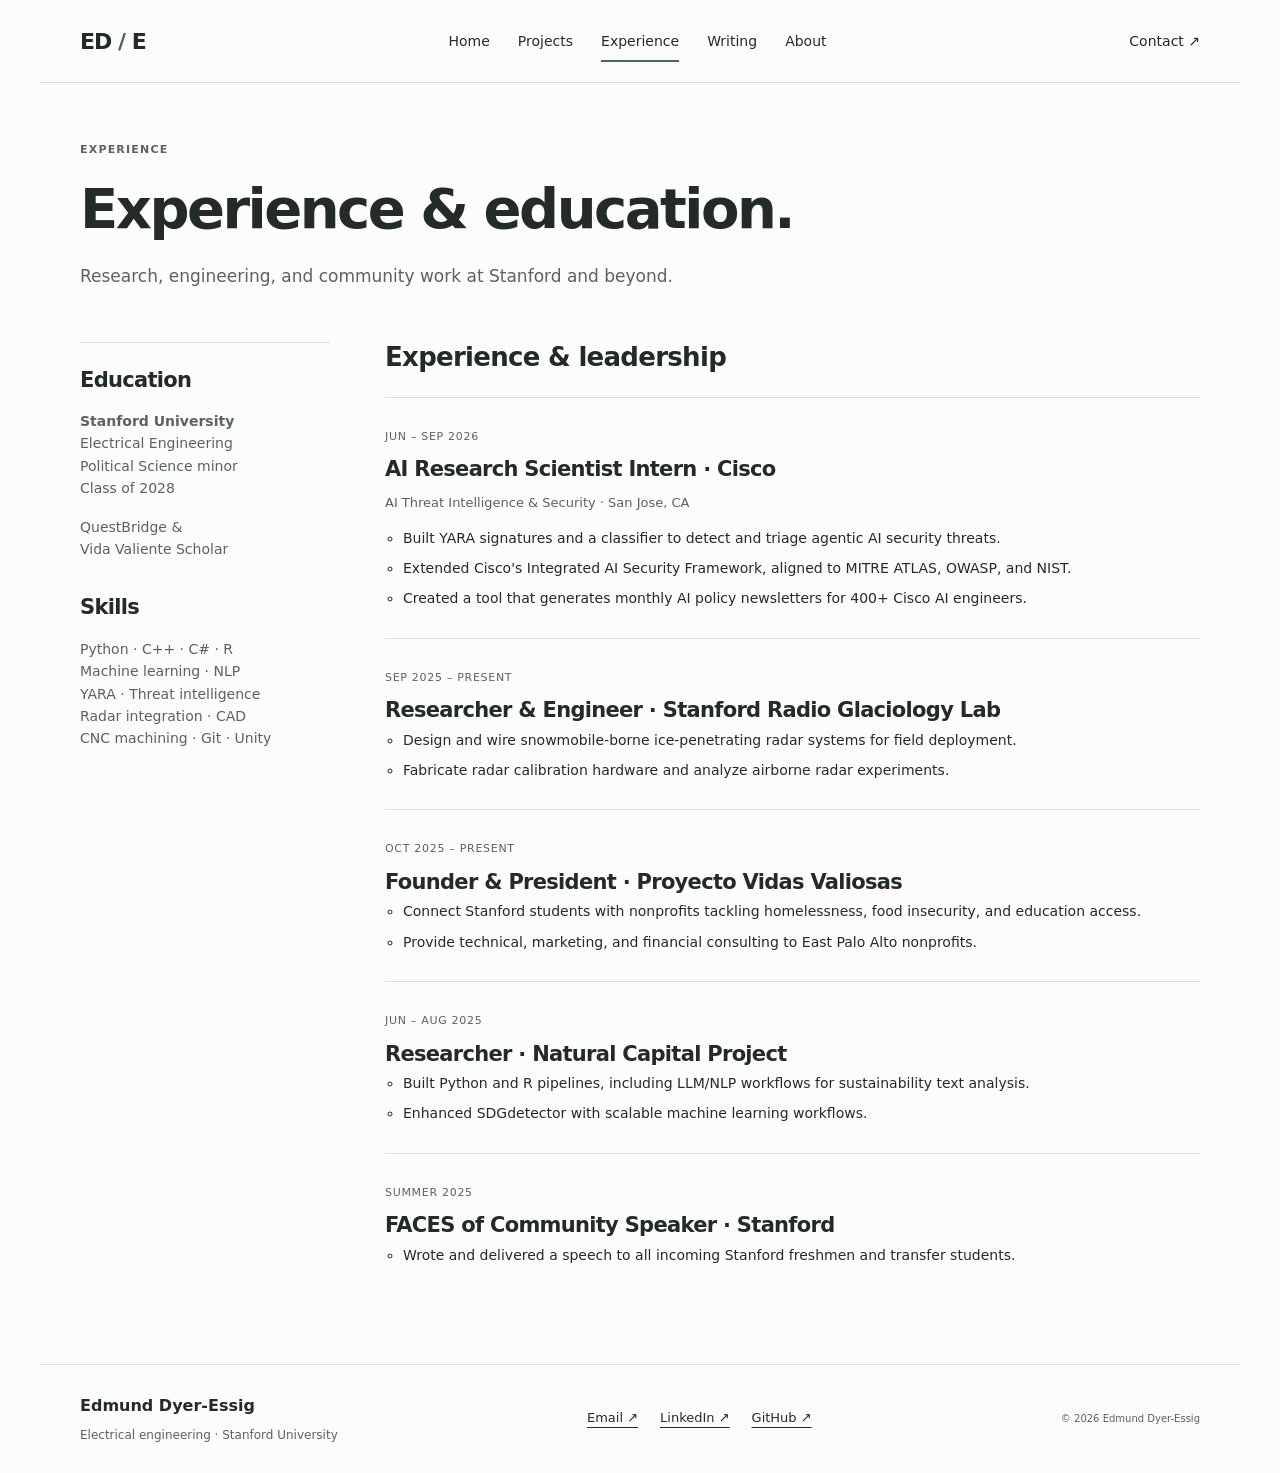
<file: experience.html>
<!doctype html>
<html lang="en">
<head>
<meta charset="utf-8">
<meta name="viewport" content="width=device-width,initial-scale=1">
<title>Experience | Edmund Dyer-Essig</title>
<meta name="description" content="Edmund Dyer-Essig’s engineering and research experience, Stanford education, technical skills, and community leadership.">
<link rel="stylesheet" href="styles.css">
<link rel="canonical" href="https://eddyo-spaghettio.github.io/experience.html">
<meta property="og:type" content="website">
<meta property="og:title" content="Experience | Edmund Dyer-Essig">
<meta property="og:description" content="Edmund Dyer-Essig’s engineering and research experience, Stanford education, technical skills, and community leadership.">
<meta property="og:url" content="https://eddyo-spaghettio.github.io/experience.html">
</head>
<body>
<a class="skip" href="#main">Skip to content</a><header><a class="brand" href="index.html">ED<span> / </span>E</a><nav aria-label="Main navigation"><a href="index.html">Home</a><a href="projects.html">Projects</a><a href="experience.html" aria-current="page">Experience</a><a href="writing.html">Writing</a><a href="about.html">About</a></nav><a class="contact" href="mailto:edmund.dyeressig@gmail.com">Contact ↗</a></header><main id="main"><section class="page-intro"><p class="eyebrow">Experience</p>
<h1>Experience &amp; education.</h1>
<p class="lede">Research, engineering, and community work at Stanford and beyond.</p></section><section class="section first resume-layout"><aside><h2>Education</h2>
<p><strong>Stanford University</strong><br>Electrical Engineering<br>Political Science minor<br>Class of 2028</p>
<p>QuestBridge &amp;<br>Vida Valiente Scholar</p>
<h2>Skills</h2>
<p>Python · C++ · C# · R<br>Machine learning · NLP<br>YARA · Threat intelligence<br>Radar integration · CAD<br>CNC machining · Git · Unity</p></aside><div>
<h2 class="subheading">Experience &amp; leadership</h2>
<ol class="timeline">
        <li>
          <span class="when">Jun – Sep 2026</span>
          <h3>AI Research Scientist Intern · Cisco</h3>
          <p class="where">AI Threat Intelligence &amp; Security · San Jose, CA</p>
          <ul>
            <li>Built YARA signatures and a classifier to detect and triage agentic AI security threats.</li>
            <li>Extended Cisco's Integrated AI Security Framework, aligned to MITRE ATLAS, OWASP, and NIST.</li>
            <li>Created a tool that generates monthly AI policy newsletters for 400+ Cisco AI engineers.</li>
          </ul>
        </li>
        <li>
          <span class="when">Sep 2025 – Present</span>
          <h3>Researcher &amp; Engineer · Stanford Radio Glaciology Lab</h3>
          <ul>
            <li>Design and wire snowmobile-borne ice-penetrating radar systems for field deployment.</li>
            <li>Fabricate radar calibration hardware and analyze airborne radar experiments.</li>
          </ul>
        </li>
        <li>
          <span class="when">Oct 2025 – Present</span>
          <h3>Founder &amp; President · Proyecto Vidas Valiosas</h3>
          <ul>
            <li>Connect Stanford students with nonprofits tackling homelessness, food insecurity, and education access.</li>
            <li>Provide technical, marketing, and financial consulting to East Palo Alto nonprofits.</li>
          </ul>
        </li>
        <li>
          <span class="when">Jun – Aug 2025</span>
          <h3>Researcher · Natural Capital Project</h3>
          <ul>
            <li>Built Python and R pipelines, including LLM/NLP workflows for sustainability text analysis.</li>
            <li>Enhanced SDGdetector with scalable machine learning workflows.</li>
          </ul>
        </li>
        <li>
          <span class="when">Summer 2025</span>
          <h3>FACES of Community Speaker · Stanford</h3>
          <ul>
            <li>Wrote and delivered a speech to all incoming Stanford freshmen and transfer students.</li>
          </ul>
        </li>
      </ol>
</div></section></main><footer><div>
<a class="footer-name" href="index.html">Edmund Dyer-Essig</a><p>Electrical engineering · Stanford University</p>
</div>
<div class="footer-links">
<a href="mailto:edmund.dyeressig@gmail.com">Email ↗</a><a href="https://www.linkedin.com/in/edmund-dyer-essig">LinkedIn ↗</a><a href="https://github.com/Eddyo-Spaghettio">GitHub ↗</a>
</div>
<small>© 2026 Edmund Dyer-Essig</small></footer>
</body>
</html>
</file>
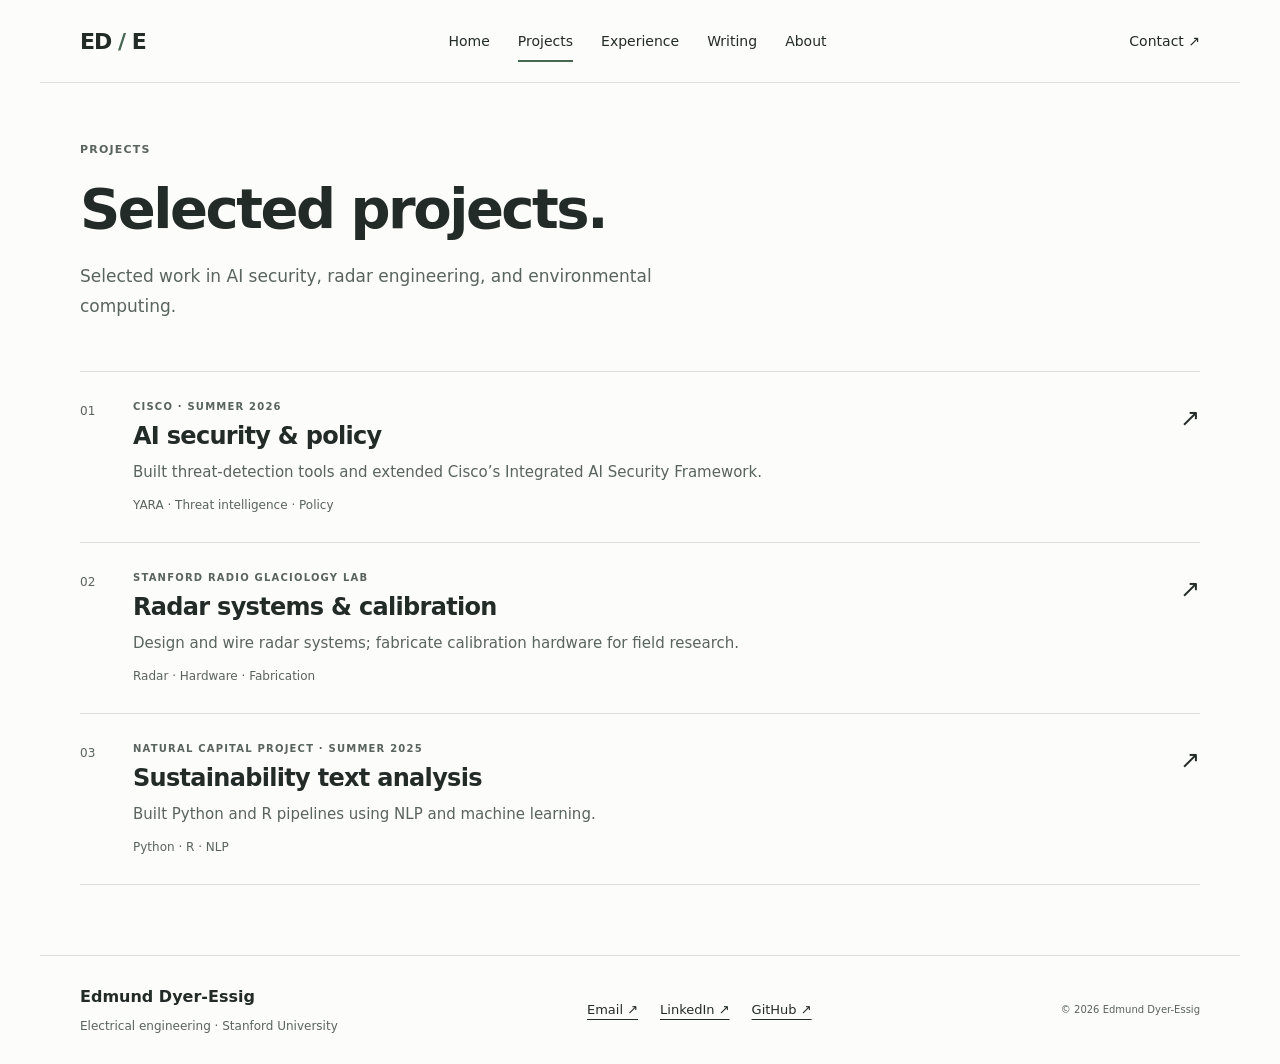
<file: projects.html>
<!doctype html>
<html lang="en">
<head>
<meta charset="utf-8">
<meta name="viewport" content="width=device-width,initial-scale=1">
<title>Projects | Edmund Dyer-Essig</title>
<meta name="description" content="Selected engineering and research projects by Edmund Dyer-Essig: AI security at Cisco, radar systems, and sustainability text analysis.">
<link rel="stylesheet" href="styles.css">
<link rel="canonical" href="https://eddyo-spaghettio.github.io/projects.html">
<meta property="og:type" content="website">
<meta property="og:title" content="Projects | Edmund Dyer-Essig">
<meta property="og:description" content="Selected engineering and research projects by Edmund Dyer-Essig: AI security at Cisco, radar systems, and sustainability text analysis.">
<meta property="og:url" content="https://eddyo-spaghettio.github.io/projects.html">
</head>
<body>
<a class="skip" href="#main">Skip to content</a><header><a class="brand" href="index.html">ED<span> / </span>E</a><nav aria-label="Main navigation"><a href="index.html">Home</a><a href="projects.html" aria-current="page">Projects</a><a href="experience.html">Experience</a><a href="writing.html">Writing</a><a href="about.html">About</a></nav><a class="contact" href="mailto:edmund.dyeressig@gmail.com">Contact ↗</a></header><main id="main"><section class="page-intro"><p class="eyebrow">Projects</p>
<h1>Selected projects.</h1>
<p class="lede">Selected work in AI security, radar engineering, and environmental computing.</p></section><section class="section first"><div class="project-list">
<a class="project" href="ai-security.html"><span class="number">01</span><div>
<p class="eyebrow">Cisco · Summer 2026</p>
<h3>AI security &amp; policy</h3>
<p>Built threat-detection tools and extended Cisco’s Integrated AI Security Framework.</p>
<span class="tags">YARA · Threat intelligence · Policy</span>
</div>
<span class="arrow" aria-hidden="true">↗</span></a><a class="project" href="radar.html"><span class="number">02</span><div>
<p class="eyebrow">Stanford Radio Glaciology Lab</p>
<h3>Radar systems &amp; calibration</h3>
<p>Design and wire radar systems; fabricate calibration hardware for field research.</p>
<span class="tags">Radar · Hardware · Fabrication</span>
</div>
<span class="arrow" aria-hidden="true">↗</span></a><a class="project" href="sustainability.html"><span class="number">03</span><div>
<p class="eyebrow">Natural Capital Project · Summer 2025</p>
<h3>Sustainability text analysis</h3>
<p>Built Python and R pipelines using NLP and machine learning.</p>
<span class="tags">Python · R · NLP</span>
</div>
<span class="arrow" aria-hidden="true">↗</span></a>
</div></section></main><footer><div>
<a class="footer-name" href="index.html">Edmund Dyer-Essig</a><p>Electrical engineering · Stanford University</p>
</div>
<div class="footer-links">
<a href="mailto:edmund.dyeressig@gmail.com">Email ↗</a><a href="https://www.linkedin.com/in/edmund-dyer-essig">LinkedIn ↗</a><a href="https://github.com/Eddyo-Spaghettio">GitHub ↗</a>
</div>
<small>© 2026 Edmund Dyer-Essig</small></footer>
</body>
</html>
</file>
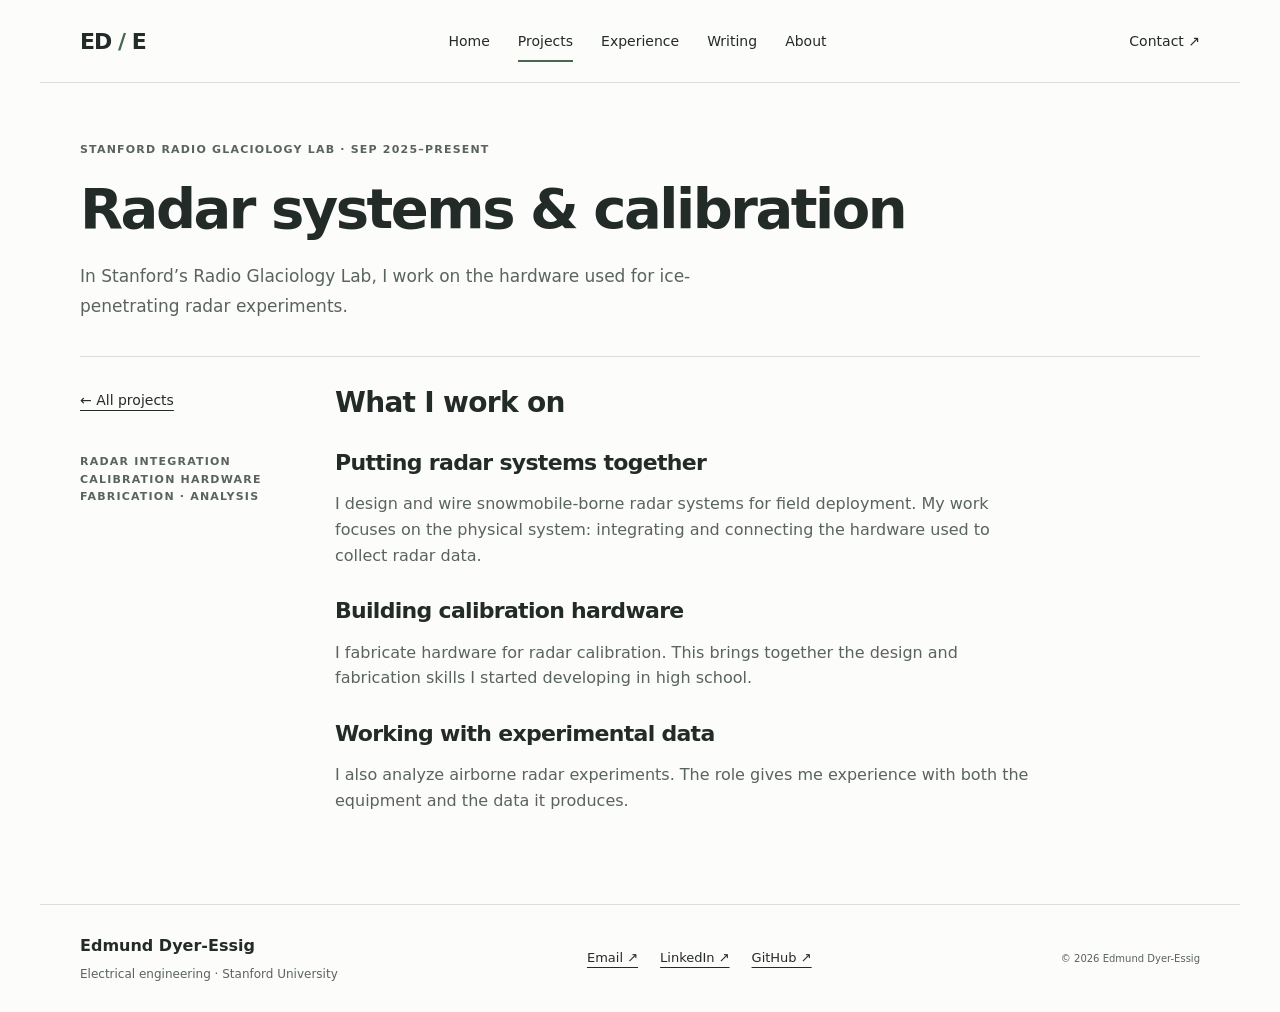
<file: radar.html>
<!doctype html>
<html lang="en">
<head>
<meta charset="utf-8">
<meta name="viewport" content="width=device-width,initial-scale=1">
<title>Radar systems &amp; calibration | Edmund Dyer-Essig</title>
<meta name="description" content="Radar systems integration, calibration hardware, and experimental analysis at Stanford’s Radio Glaciology Lab by Edmund Dyer-Essig.">
<link rel="stylesheet" href="styles.css">
<link rel="canonical" href="https://eddyo-spaghettio.github.io/radar.html">
<meta property="og:type" content="website">
<meta property="og:title" content="Radar systems &amp; calibration | Edmund Dyer-Essig">
<meta property="og:description" content="Radar systems integration, calibration hardware, and experimental analysis at Stanford’s Radio Glaciology Lab by Edmund Dyer-Essig.">
<meta property="og:url" content="https://eddyo-spaghettio.github.io/radar.html">
</head>
<body>
<a class="skip" href="#main">Skip to content</a><header><a class="brand" href="index.html">ED<span> / </span>E</a><nav aria-label="Main navigation"><a href="index.html">Home</a><a href="projects.html" aria-current="page">Projects</a><a href="experience.html">Experience</a><a href="writing.html">Writing</a><a href="about.html">About</a></nav><a class="contact" href="mailto:edmund.dyeressig@gmail.com">Contact ↗</a></header><main id="main"><section class="page-intro"><p class="eyebrow">Stanford Radio Glaciology Lab · Sep 2025–Present</p>
<h1>Radar systems &amp; calibration</h1>
<p class="lede">In Stanford’s Radio Glaciology Lab, I work on the hardware used for ice-penetrating radar experiments.</p></section><section class="section first detail-layout"><aside><a class="text-link" href="projects.html">← All projects</a><p class="eyebrow detail-label">Radar integration<br>Calibration hardware<br>Fabrication · Analysis</p></aside><div class="prose">
<h2>What I work on</h2>
<h3>Putting radar systems together</h3>
<p>I design and wire snowmobile-borne radar systems for field deployment. My work focuses on the physical system: integrating and connecting the hardware used to collect radar data.</p>
<h3>Building calibration hardware</h3>
<p>I fabricate hardware for radar calibration. This brings together the design and fabrication skills I started developing in high school.</p>
<h3>Working with experimental data</h3>
<p>I also analyze airborne radar experiments. The role gives me experience with both the equipment and the data it produces.</p>
</div></section></main><footer><div>
<a class="footer-name" href="index.html">Edmund Dyer-Essig</a><p>Electrical engineering · Stanford University</p>
</div>
<div class="footer-links">
<a href="mailto:edmund.dyeressig@gmail.com">Email ↗</a><a href="https://www.linkedin.com/in/edmund-dyer-essig">LinkedIn ↗</a><a href="https://github.com/Eddyo-Spaghettio">GitHub ↗</a>
</div>
<small>© 2026 Edmund Dyer-Essig</small></footer>
</body>
</html>
</file>
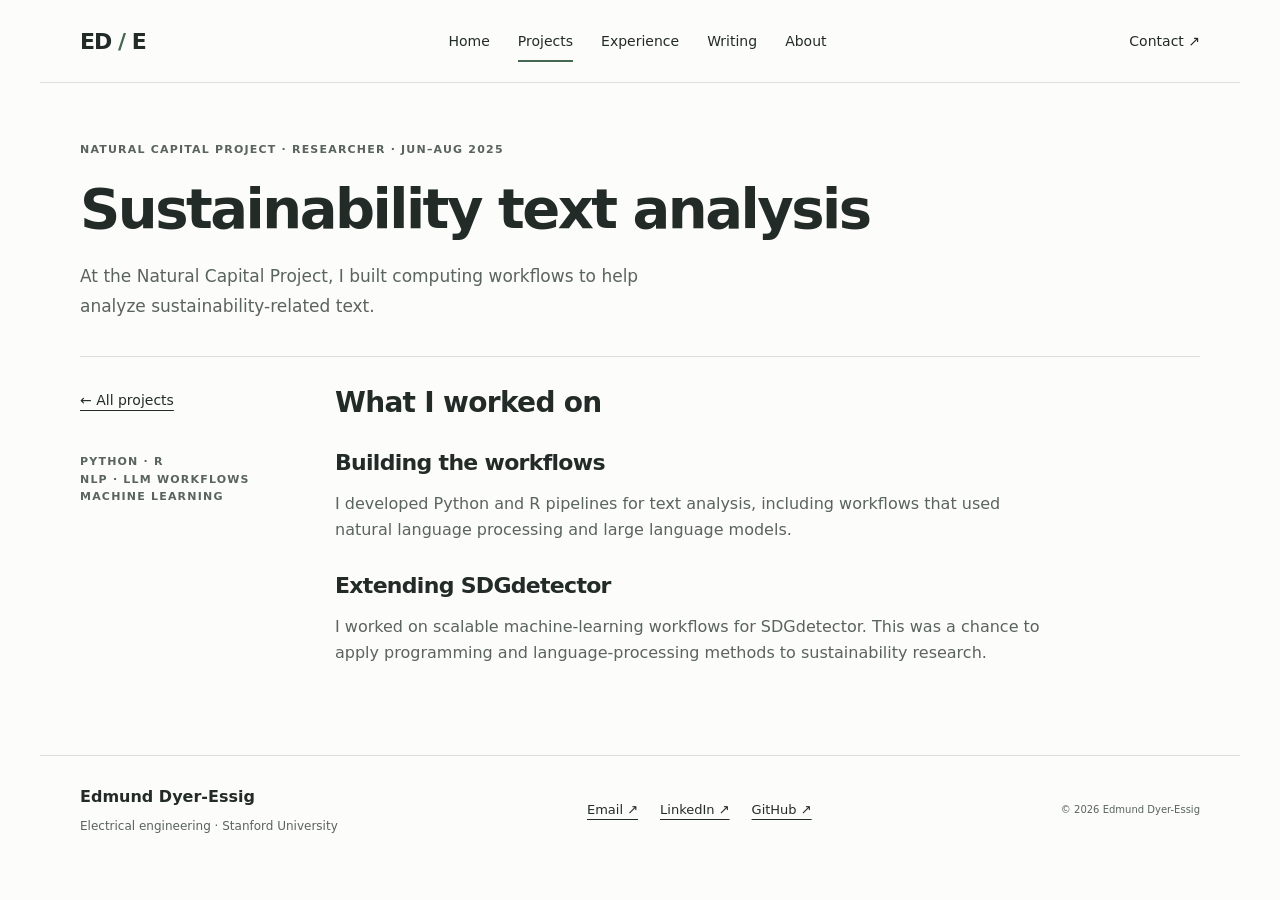
<file: sustainability.html>
<!doctype html>
<html lang="en">
<head>
<meta charset="utf-8">
<meta name="viewport" content="width=device-width,initial-scale=1">
<title>Sustainability text analysis | Edmund Dyer-Essig</title>
<meta name="description" content="Python, R, NLP, and machine-learning workflows for sustainability text analysis at the Natural Capital Project by Edmund Dyer-Essig.">
<link rel="stylesheet" href="styles.css">
<link rel="canonical" href="https://eddyo-spaghettio.github.io/sustainability.html">
<meta property="og:type" content="website">
<meta property="og:title" content="Sustainability text analysis | Edmund Dyer-Essig">
<meta property="og:description" content="Python, R, NLP, and machine-learning workflows for sustainability text analysis at the Natural Capital Project by Edmund Dyer-Essig.">
<meta property="og:url" content="https://eddyo-spaghettio.github.io/sustainability.html">
</head>
<body>
<a class="skip" href="#main">Skip to content</a><header><a class="brand" href="index.html">ED<span> / </span>E</a><nav aria-label="Main navigation"><a href="index.html">Home</a><a href="projects.html" aria-current="page">Projects</a><a href="experience.html">Experience</a><a href="writing.html">Writing</a><a href="about.html">About</a></nav><a class="contact" href="mailto:edmund.dyeressig@gmail.com">Contact ↗</a></header><main id="main"><section class="page-intro"><p class="eyebrow">Natural Capital Project · Researcher · Jun–Aug 2025</p>
<h1>Sustainability text analysis</h1>
<p class="lede">At the Natural Capital Project, I built computing workflows to help analyze sustainability-related text.</p></section><section class="section first detail-layout"><aside><a class="text-link" href="projects.html">← All projects</a><p class="eyebrow detail-label">Python · R<br>NLP · LLM workflows<br>Machine learning</p></aside><div class="prose">
<h2>What I worked on</h2>
<h3>Building the workflows</h3>
<p>I developed Python and R pipelines for text analysis, including workflows that used natural language processing and large language models.</p>
<h3>Extending SDGdetector</h3>
<p>I worked on scalable machine-learning workflows for SDGdetector. This was a chance to apply programming and language-processing methods to sustainability research.</p>
</div></section></main><footer><div>
<a class="footer-name" href="index.html">Edmund Dyer-Essig</a><p>Electrical engineering · Stanford University</p>
</div>
<div class="footer-links">
<a href="mailto:edmund.dyeressig@gmail.com">Email ↗</a><a href="https://www.linkedin.com/in/edmund-dyer-essig">LinkedIn ↗</a><a href="https://github.com/Eddyo-Spaghettio">GitHub ↗</a>
</div>
<small>© 2026 Edmund Dyer-Essig</small></footer>
</body>
</html>
</file>
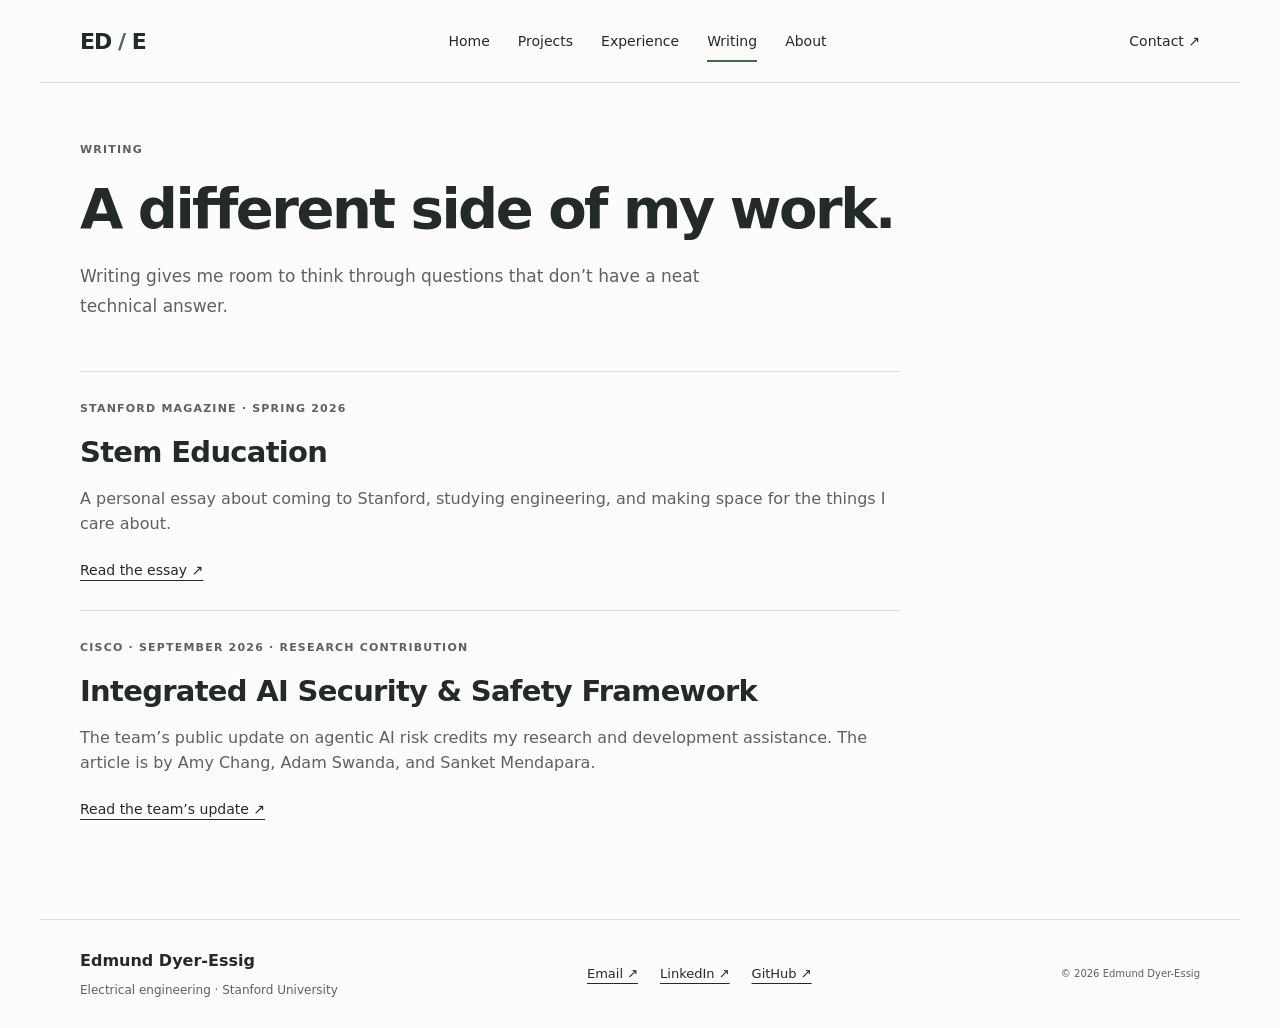
<file: writing.html>
<!doctype html>
<html lang="en">
<head>
<meta charset="utf-8">
<meta name="viewport" content="width=device-width,initial-scale=1">
<title>Writing | Edmund Dyer-Essig</title>
<meta name="description" content="Writing and public research contributions by Edmund Dyer-Essig, including Stanford Magazine’s Stem Education and Cisco’s AI security framework update.">
<link rel="stylesheet" href="styles.css">
<link rel="canonical" href="https://eddyo-spaghettio.github.io/writing.html">
<meta property="og:type" content="website">
<meta property="og:title" content="Writing | Edmund Dyer-Essig">
<meta property="og:description" content="Writing and public research contributions by Edmund Dyer-Essig, including Stanford Magazine’s Stem Education and Cisco’s AI security framework update.">
<meta property="og:url" content="https://eddyo-spaghettio.github.io/writing.html">
</head>
<body>
<a class="skip" href="#main">Skip to content</a><header><a class="brand" href="index.html">ED<span> / </span>E</a><nav aria-label="Main navigation"><a href="index.html">Home</a><a href="projects.html">Projects</a><a href="experience.html">Experience</a><a href="writing.html" aria-current="page">Writing</a><a href="about.html">About</a></nav><a class="contact" href="mailto:edmund.dyeressig@gmail.com">Contact ↗</a></header><main id="main"><section class="page-intro"><p class="eyebrow">Writing</p>
<h1>A different side of my work.</h1>
<p class="lede">Writing gives me room to think through questions that don’t have a neat technical answer.</p></section><section class="section first writing-list"><article><p class="eyebrow">Stanford Magazine · Spring 2026</p>
<h2>Stem Education</h2>
<p>A personal essay about coming to Stanford, studying engineering, and making space for the things I care about.</p>
<a class="text-link" href="https://stanfordmag.org/contents/stem-education">Read the essay ↗</a></article><article><p class="eyebrow">Cisco · September 2026 · Research contribution</p>
<h2>Integrated AI Security &amp; Safety Framework</h2>
<p>The team’s public update on agentic AI risk credits my research and development assistance. The article is by Amy Chang, Adam Swanda, and Sanket Mendapara.</p>
<a class="text-link" href="https://blogs.cisco.com/ai/security-framework-v2">Read the team’s update ↗</a></article></section></main><footer><div>
<a class="footer-name" href="index.html">Edmund Dyer-Essig</a><p>Electrical engineering · Stanford University</p>
</div>
<div class="footer-links">
<a href="mailto:edmund.dyeressig@gmail.com">Email ↗</a><a href="https://www.linkedin.com/in/edmund-dyer-essig">LinkedIn ↗</a><a href="https://github.com/Eddyo-Spaghettio">GitHub ↗</a>
</div>
<small>© 2026 Edmund Dyer-Essig</small></footer>
</body>
</html>
</file>
<file: styles.css>
:root{--paper:#fcfcfa;--ink:#232b29;--muted:#59635f;--line:#dce0dc;--accent:#466752;--wash:#f1f3ef}*{box-sizing:border-box}html{scroll-behavior:smooth}body{margin:0;background:var(--paper);color:var(--ink);font:16px/1.6 system-ui,-apple-system,BlinkMacSystemFont,'Segoe UI',sans-serif}a{color:inherit;text-underline-offset:5px}a:hover{color:var(--accent)}a:focus-visible{outline:3px solid var(--accent);outline-offset:5px}h1,h2,h3,p{margin:0}h1,h2,h3{line-height:1.16;font-weight:600;letter-spacing:-.7px}h1{font-size:clamp(42px,5.4vw,70px);letter-spacing:-2.5px}h2{font-size:32px}h3{font-size:24px}p{margin-top:16px}header,main,footer{max-width:1200px;margin:auto}header{display:flex;align-items:center;gap:30px;padding:22px 40px;border-bottom:1px solid var(--line)}.brand{font-size:22px;font-weight:700;letter-spacing:-1px;text-decoration:none;white-space:nowrap}.brand span,.period{color:var(--accent)}nav{display:flex;gap:28px;margin:auto;font-size:14px}nav a{text-decoration:none;padding:8px 0}nav a[aria-current]{box-shadow:0 2px var(--accent)}.contact{font-size:14px;text-decoration:none}.skip{position:absolute;top:-100px;left:20px;padding:12px;background:white;z-index:5}.skip:focus{top:10px}.eyebrow{font-size:11px;font-weight:650;letter-spacing:1.2px;text-transform:uppercase;margin:0 0 18px;color:var(--muted)}.lede{font-size:17px;color:var(--muted);max-width:620px;margin-top:20px;line-height:1.75}.hero-statement{font-size:26px;line-height:1.3;margin-top:22px;font-weight:500}.actions{display:flex;gap:24px;align-items:center;margin-top:28px;flex-wrap:wrap}.button{display:inline-flex;padding:12px 19px;background:var(--accent);color:white;text-decoration:none;font-size:14px;font-weight:600;border-radius:4px}.button:hover{background:#304c3a;color:white}.text-link,.skip-work{font-size:14px}.skip-work{display:inline-block;margin-top:24px;color:var(--muted)}.opening-frame{padding:52px 40px 24px;position:relative;background:var(--paper)}.opening-grid{display:grid;grid-template-columns:1.15fr 1fr;gap:65px;align-items:center}.snapshot{border-left:2px solid #9baa94;padding-left:28px}.snapshot dl{margin:0}.snapshot dl>div{padding:17px 0;border-bottom:1px solid var(--line)}.snapshot dl>div:last-child{border:0}.snapshot dt{font-size:11px;text-transform:uppercase;letter-spacing:1px;color:var(--muted);margin-bottom:6px}.snapshot dd{font-size:16px;font-weight:600;margin:0}.snapshot dd span{display:block;font-size:13px;font-weight:400;color:var(--muted);margin-top:5px}.scroll-cue{display:flex;justify-content:space-between;align-items:center;margin-top:38px;padding:15px 0;text-decoration:none;color:var(--muted);font-size:12px}.scroll-cue>span:last-child{font-size:24px}.scroll-track{height:2px;background:var(--line);overflow:hidden}.scroll-track span{display:block;background:var(--accent);height:100%;transform:scaleX(var(--progress,0));transform-origin:left}.scroll-opening .opening{height:calc(100svh + 220px)}.scroll-opening .opening-frame{position:sticky;top:0;min-height:100svh;display:flex;flex-direction:column;justify-content:center}.scroll-opening .opening-copy{transform:translateY(calc(var(--progress,0) * -20px))}.scroll-opening .snapshot{transform:translateY(calc((1 - var(--progress,0)) * 35px))}.scroll-opening .scroll-cue{opacity:calc(1 - var(--progress,0) * .65)}.section{padding:55px 40px;scroll-margin-top:24px}.section-heading{display:flex;justify-content:space-between;gap:24px;align-items:end;margin-bottom:26px}.section-heading .eyebrow{margin-bottom:10px}.project{display:grid;grid-template-columns:35px 1fr 30px;gap:18px;padding:27px 0;border-bottom:1px solid var(--line);text-decoration:none}.project:first-child{border-top:1px solid var(--line)}.number{font-size:12px;color:var(--muted);padding-top:3px}.project .eyebrow{margin-bottom:8px;font-size:10px}.project p:not(.eyebrow){color:var(--muted);margin-top:9px;font-size:15px}.tags{display:block;font-size:12px;color:var(--muted);margin-top:12px}.arrow{font-size:24px;text-align:right}.project:hover h3{text-decoration:underline;text-underline-offset:5px}.closing{margin:0 40px 55px;padding:28px 0;border-top:1px solid var(--line);display:flex;justify-content:space-between;gap:30px;align-items:center}.closing p:not(.eyebrow){color:var(--muted);font-size:15px}.closing .actions{margin:0}.closing h2{font-size:28px}footer{border-top:1px solid var(--line);padding:28px 40px;display:flex;gap:25px;justify-content:space-between;align-items:center;flex-wrap:wrap}.footer-name{font-size:16px;font-weight:600;text-decoration:none}footer p{font-size:12px;color:var(--muted);margin-top:7px}.footer-links{display:flex;gap:22px;font-size:13px}footer small{font-size:10px;color:var(--muted)}.page-intro{padding:58px 40px 35px;max-width:1030px}.page-intro h1{font-size:clamp(40px,5vw,56px)}.first{padding-top:15px;padding-bottom:70px}.resume-layout,.about-layout,.detail-layout{display:grid;grid-template-columns:250px 1fr;gap:55px}.about-layout{grid-template-columns:1fr 280px}.resume-layout aside{border-top:1px solid var(--line);padding-top:25px}.resume-layout aside h2{font-size:21px;margin-bottom:18px}.resume-layout aside h2:not(:first-child){margin-top:35px}.resume-layout aside p{font-size:14px;color:var(--muted)}.subheading{font-size:26px;margin-bottom:25px}.timeline{list-style:none;padding:0;margin:0}.timeline>li{padding:24px 0;border-top:1px solid var(--line)}.timeline .when{font-size:11px;letter-spacing:.7px;color:var(--muted);text-transform:uppercase}.timeline h3{font-size:21px;line-height:1.3;margin-top:9px}.timeline .where{font-size:13px;color:var(--muted);margin:9px 0}.timeline ul{padding-left:18px;margin-bottom:0;font-size:14px}.timeline ul li{padding:4px 0}.prose{max-width:710px}.prose h2{font-size:28px;margin-bottom:22px}.prose h2:not(:first-child){margin-top:36px}.prose p{color:var(--muted);margin-bottom:20px}.prose h3{font-size:22px;margin-top:30px}.about-note{background:var(--wash);padding:25px;align-self:start}.about-note dt{font-size:11px;letter-spacing:1px;text-transform:uppercase;color:var(--muted);margin-top:23px}.about-note dd{margin:6px 0 0;font-size:15px}.about-note .text-link{display:block;margin-top:30px}.detail-layout{border-top:1px solid var(--line);margin:0 40px;padding:30px 0 70px;grid-template-columns:200px 1fr}.detail-label{margin-top:40px}
@media(max-width:800px){header{padding:20px 24px;gap:20px}nav{gap:18px}.opening-frame{padding:35px 24px 20px}.opening-grid{gap:30px}.snapshot{padding-left:20px}.section,.page-intro{padding-left:24px;padding-right:24px}.closing{margin-left:24px;margin-right:24px}.resume-layout,.about-layout{gap:30px;grid-template-columns:210px 1fr}.about-layout{grid-template-columns:1fr 230px}.detail-layout{margin:0 24px;gap:30px;grid-template-columns:160px 1fr}footer{padding:24px}.contact{display:none}}
@media(max-width:620px){header{flex-wrap:wrap;gap:12px;padding:18px 22px}nav{order:2;flex-basis:100%;justify-content:space-between;gap:12px;font-size:13px}.contact{display:block;margin-left:auto}.opening-frame{padding:30px 22px 15px}.opening-grid{grid-template-columns:1fr;gap:32px}.opening h1{font-size:48px}.hero-statement{font-size:22px}.lede{font-size:16px}.snapshot{padding-left:18px}.snapshot dl{display:grid;grid-template-columns:1fr 1fr;gap:10px 20px}.snapshot dl>div{padding:10px 0;border:0}.snapshot dd{font-size:14px}.snapshot dd span{font-size:12px}.section{padding:38px 22px}.section-heading{align-items:start;flex-direction:column;gap:15px}.section-heading h2{font-size:27px}.project{grid-template-columns:22px 1fr 20px;gap:10px}.project h3{font-size:22px}.closing{padding:25px 0;margin:0 22px 35px;align-items:start;flex-direction:column}.page-intro{padding:38px 22px 28px}.page-intro h1{font-size:38px;letter-spacing:-1px}.resume-layout,.about-layout,.detail-layout{grid-template-columns:1fr;gap:30px}.resume-layout aside{order:2}.first{padding-top:10px}.detail-layout{margin:0 22px;padding:25px 0 45px}.detail-label{display:none}footer{padding:25px 22px;align-items:start;flex-direction:column;gap:18px}.scroll-cue{margin-top:20px}.scroll-opening .opening{height:calc(100svh + 140px)}}
@media(prefers-reduced-motion:reduce){html{scroll-behavior:auto}.scroll-opening .opening{height:auto}.scroll-opening .opening-frame{position:static;min-height:0}.scroll-opening .opening-copy,.scroll-opening .snapshot{transform:none}.scroll-opening .scroll-cue{opacity:1}}
@media print{header,footer,.actions,.skip,.skip-work,.scroll-cue,.scroll-track{display:none}body{background:white;color:black}.section,.page-intro{padding:20px 0}.resume-layout{display:block}.timeline>li{break-inside:avoid}.scroll-opening .opening{height:auto}.scroll-opening .opening-frame{position:static;min-height:0}.scroll-opening .opening-copy,.scroll-opening .snapshot{transform:none}}
/* Recruiter entry points and public evidence. */
.role-paths{padding:30px 40px;border-top:1px solid var(--line);border-bottom:1px solid var(--line)}
.role-paths h2{font-size:19px;letter-spacing:-.3px;margin-bottom:20px}
.fit-grid{display:grid;grid-template-columns:repeat(3,1fr);gap:28px}
.fit-grid a{text-decoration:none}.fit-grid strong{display:block;font-size:15px;font-weight:600}.fit-grid span{display:block;color:var(--muted);font-size:13px;margin-top:6px}
.fit-grid a:hover strong,.public-links a:hover strong{text-decoration:underline;text-underline-offset:4px}
.public-work{margin:0 40px 45px;padding:30px 0;border-top:1px solid var(--line);display:grid;grid-template-columns:1fr 1.25fr;gap:45px}
.public-work h2{font-size:27px}.public-links a{display:block;text-decoration:none;padding:14px 0;border-bottom:1px solid var(--line)}.public-links strong{font-size:15px}.public-links span{display:block;font-size:12px;color:var(--muted);margin-top:6px}
.evidence{padding:22px;background:var(--wash);border-left:2px solid #9baa94;margin:25px 0}.evidence .eyebrow{margin:0 0 12px}.evidence p:last-child{font-size:13px;margin-bottom:0}
.writing-list{max-width:900px}.writing-list article{padding:28px 0;border-top:1px solid var(--line)}.writing-list h2{font-size:29px}.writing-list p:not(.eyebrow){color:var(--muted);margin-bottom:20px}
@media(max-width:800px){.role-paths{padding:25px 24px}.public-work{margin-left:24px;margin-right:24px;gap:25px}nav{gap:20px}}
@media(max-width:620px){.role-paths{padding:25px 22px}.fit-grid{grid-template-columns:1fr;gap:20px}.public-work{margin:0 22px 35px;grid-template-columns:1fr;gap:15px}nav{gap:8px;font-size:12px}.detail-label{display:block;margin-top:20px;font-size:10px}.writing-list h2{font-size:25px}}
</file>
